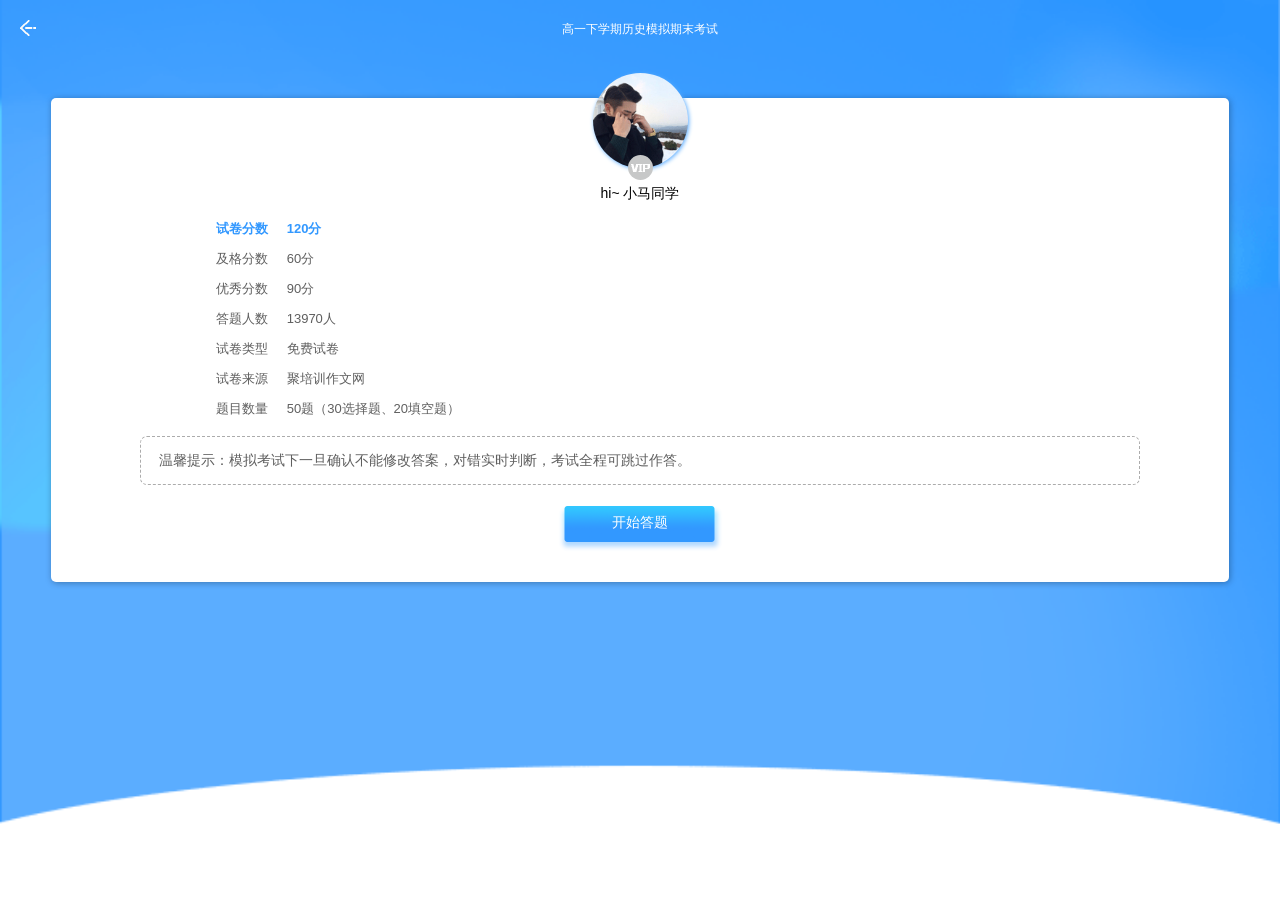
<file: index.html>
<!DOCTYPE html>
<html>
	<head>
		<meta charset="UTF-8" />
		<meta name="viewport" content="width=device-width,initial-scale=1,minimum-scale=1,maximum-scale=1,user-scalable=no" />
		<title>作文培训-目录页</title>
		<link rel="stylesheet" type="text/css" href="css/reset.css"/>
		<link rel="stylesheet" type="text/css" href="css/main.css"/>
	</head>
	<body>
		<div class="container">
			<div class="content">
				<div class="title">
					<span class="goback"></span>
					高一下学期历史模拟期末考试
				</div>
				<div class="main-card">
					<div class="hesd_pic">
						<span class="vip"></span>
					</div>
					<p>hi~ 小马同学</p>
					<ul>
						<li>
							<span>试卷分数</span>
							<span>120分</span>
						</li>
						<li>
							<span>及格分数</span>
							<span>60分</span>
						</li>
						<li>
							<span>优秀分数</span>
							<span>90分</span>
						</li>
						<li>
							<span>答题人数</span>
							<span>13970人</span>
						</li>
						<li>
							<span>试卷类型</span>
							<span>免费试卷</span>
						</li>
						<li>
							<span>试卷来源</span>
							<span>聚培训作文网</span>
						</li>
						<li>
							<span>题目数量</span>
							<span>50题（30选择题、20填空题）</span>
						</li>
					</ul>
					<div class="tip">
						温馨提示：模拟考试下一旦确认不能修改答案，对错实时判断，考试全程可跳过作答。
					</div>
					<div class="submit">
						<span class="real-btn">
							开始答题
						</span>
					</div>
				</div>
			</div>
		</div>
	</body>
</html>
</file>
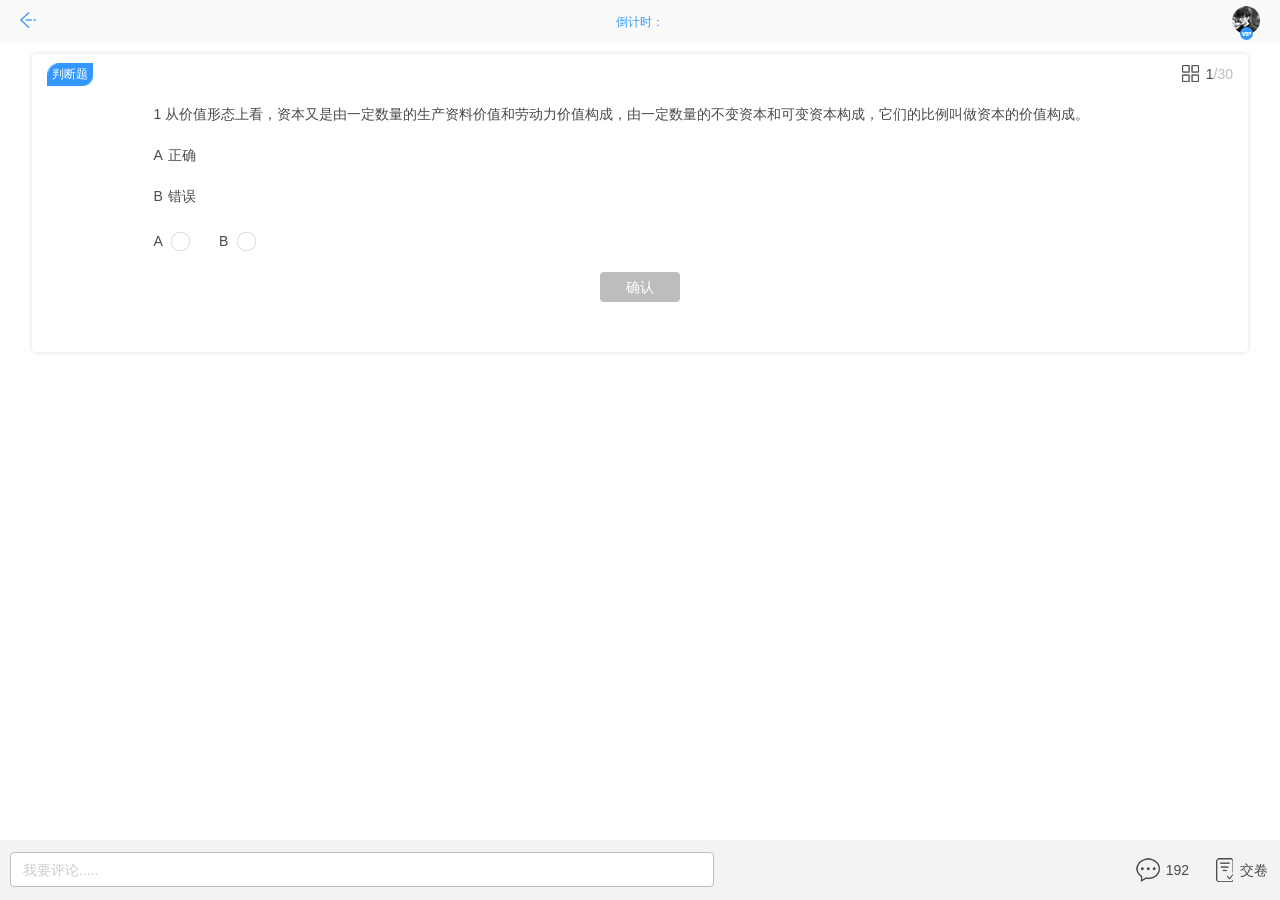
<file: examination.html>
<!DOCTYPE html>
<html>
	<head>
		<meta charset="UTF-8">
		<meta name="viewport" content="width=device-width,initial-scale=1,minimum-scale=1,maximum-scale=1,user-scalable=no" />
		
		<title>试卷页</title>
		<script src="http://libs.baidu.com/jquery/2.0.0/jquery.min.js"></script>
		<script src="js/swiper.min.js" type="text/javascript" charset="utf-8"></script>

		<link rel="stylesheet" type="text/css" href="css/reset.css"/>
		<link rel="stylesheet" type="text/css" href="css/swiper.min.css"/>
		<link rel="stylesheet" type="text/css" href="css/examination.css"/>
	</head>
	<body>
		<div class="container">
			<div class="title">
				<span class="goback"></span>
				<span class="countdown">
					倒计时：<i></i>
				</span>
				<div class="head">
					<span class="vip active"></span>
				</div>
			</div>
			<div class="swiper-container">
			    <div class="swiper-wrapper">
			    	<!--判断or选择题--> 
			    	<!--未答题之前全部渲染unAnswer的classname-->
			        <div class="swiper-slide unAnswer"  data-number = "1">
			        	<div class="main-card">
			        		<!--试题部分-->
			        		<!--单选or判断渲染single的classname-->
			        		<div class="examination single">
			        			<div class="exam-title">
			        				<div class="exam-type">判断题</div>
			        				<div class="exam-progress">
			        					<span></span>
			        					1<i>/30</i>
			        				</div>
			        			</div>
			        			<div class="exam-content">
			        				<p>1 从价值形态上看，资本又是由一定数量的生产资料价值和劳动力价值构成，由一定数量的不变资本和可变资本构成，它们的比例叫做资本的价值构成。</p>
			        				<p><span>A</span>正确</p>
			        				<p><span>B</span>错误</p>
			        				<div class="options-box">
				        				<div class="option">
				        					A <span answer="right"></span>
				        				</div>
				        				<div class="option">
				        					B <span answer="error"></span>
				        				</div>
				        			</div>
			        			</div>
			        			<button class="confirm_btn">确认</button>
			        			
			        		</div>
			        		<!--答案部分-->
							<div class="answer">
								<p class="answer_title">试题详情</p>
								<p class="answer_detail">
									<span>参考答案：A</span>
									<span class="toAsk">我要提问</span>
								</p>
								<p class="resolution">
									<span>试题解析：</span>
									<span class="resolution_vip">开通VIP查看全部解密>></span>
								</p>
								<p class="acc">
									<span class="acc_title">答错率：</span>
									<span class="acc_detail">6.2%</span>
								</p>
							</div>
							<!--评论部分-->
							<div class="comments">
								<p class="comments_title">精彩评论</p>
								<ul>
									<li>
										<div class="head">
											<span class="vip active"></span>
										</div>
										<p class="comments_info">
											<span class="name">小马同学</span>
											<span class="time">04-25  12:30</span>
										</p>
										<p class="comments_content">
											这个答案还是非常出乎意料的，非常棒的解析！
										</p>
									</li>
									<li>
										<div class="head">
											<span class="vip active"></span>
										</div>
										<p class="comments_info">
											<span class="name">小马同学</span>
											<span class="time">04-25  12:30</span>
										</p>
										<p class="comments_content">
											这个答案还是非常出乎意料的，非常棒的解析！
										</p>
									</li>
									<li>
										<div class="head">
											<span class="vip active"></span>
										</div>
										<p class="comments_info">
											<span class="name">小马同学</span>
											<span class="time">04-25  12:30</span>
										</p>
										<p class="comments_content">
											这个答案还是非常出乎意料的，非常棒的解析！
										</p>
									</li>
									<li>
										<div class="head">
											<span class="vip active"></span>
										</div>
										<p class="comments_info">
											<span class="name">小马同学</span>
											<span class="time">04-25  12:30</span>
										</p>
										<p class="comments_content">
											这个答案还是非常出乎意料的，非常棒的解析` 这个答案还是非常出乎意料的，非常棒的解析！ 这个答案还是非常出乎意料的，非常棒的解析！
										</p>
									</li>
									<p class="checkAll">查看全部192条评论</p>
								</ul>
							</div>
			        	</div>
			        	<!--答案解析部分-->
			        	<div class="vip">
							<p class="msk"></p>
							<div class="vip_content">
								<span class="close"></span>
								<div class="detail">
									<p class="title">
										参考答案：A
									</p>
									<div class="detail_content">
										<p>试题解析</p>
										<span>
											青少年时期，是一个比较叛逆的时期，在这个时期，很多孩子可能会出现各种心理问题，只是或轻或重，有的可能症状比较轻，不会被大人发现。作为家长，我们一定要多关注青少年的心理健康故选D
										</span>
										<p>【规律方法】</p>
										<span>
											不要给予过度压力。孩子的心理承受能力是非常有限的，所以，我们家长应该给青少年适当的压力，千万不要过度给他们压力，否则，他们的内心可能会承受不了而崩溃，产生严重后果。
										</span>
									</div>
								</div>
							</div>
						</div>
			        </div>
			        <!--多选题-->
			         <div class="swiper-slide unAnswer" data-number = "2">
			        	<div class="main-card">
			        		<div class="examination muti">
			        			<div class="exam-title">
			        				<div class="exam-type">多选题</div>
			        				<div class="exam-progress">
			        					<span></span>
			        					5<i>/30</i>
			        				</div>
			        			</div>
			        			<div class="exam-content">
			        				<p>1 从价值形态上看，资本又是由一定数量的生产资料价值和劳动力价值构成，由一定数量的不变资本和可变资本构成，它们的比例叫做资本的价值构成。</p>
			        				<p><span>A</span>听音乐分散注意力</p>
			        				<p><span>B</span>听音乐分散注意力</p>
			        				<p><span>C</span>向好朋友诉说烦恼</p>
			        				<p><span>D</span>和朋友通宵打网络游戏</p>
			        				<div class="options-box">
				        				<div class="option">
				        					A <span answer="right"></span>
				        				</div>
				        				<div class="option">
				        					B <span answer="right"></span>
				        				</div>
				        				<div class="option">
				        					C <span answer="error"></span>
				        				</div>
				        				<div class="option">
				        					D <span answer="error"></span>
				        				</div>
				        			</div>
			        			</div>
			        			<button class="confirm_btn">确认</button>
			        		</div>
			        		<div class="answer">
								<p class="answer_title">试题详情</p>
								<p class="answer_detail">
									<span>参考答案：A</span>
									<span class="toAsk">我要提问</span>
								</p>
								<p class="resolution">
									<span>试题解析：</span>
									<span class="resolution_vip">开通VIP查看全部解密>></span>
								</p>
								<p class="acc">
									<span class="acc_title">答错率：</span>
									<span class="acc_detail">6.2%</span>
								</p>
							</div>
							<div class="comments">
								<p class="comments_title">精彩评论</p>
								<ul>
									<li>
										<div class="head">
											<span class="vip active"></span>
										</div>
										<p class="comments_info">
											<span class="name">小马同学</span>
											<span class="time">04-25  12:30</span>
										</p>
										<p class="comments_content">
											这个答案还是非常出乎意料的，非常棒的解析！
										</p>
									</li>
									<li>
										<div class="head">
											<span class="vip active"></span>
										</div>
										<p class="comments_info">
											<span class="name">小马同学</span>
											<span class="time">04-25  12:30</span>
										</p>
										<p class="comments_content">
											这个答案还是非常出乎意料的，非常棒的解析！
										</p>
									</li>
									<li>
										<div class="head">
											<span class="vip active"></span>
										</div>
										<p class="comments_info">
											<span class="name">小马同学</span>
											<span class="time">04-25  12:30</span>
										</p>
										<p class="comments_content">
											这个答案还是非常出乎意料的，非常棒的解析！
										</p>
									</li>
									<li>
										<div class="head">
											<span class="vip active"></span>
										</div>
										<p class="comments_info">
											<span class="name">小马同学</span>
											<span class="time">04-25  12:30</span>
										</p>
										<p class="comments_content">
											这个答案还是非常出乎意料的，非常棒的解析` 这个答案还是非常出乎意料的，非常棒的解析！ 这个答案还是非常出乎意料的，非常棒的解析！
										</p>
									</li>
									<p class="checkAll">查看全部192条评论</p>
								</ul>
							</div>
			        	
			        	</div>
			        	<div class="vip">
							<p class="msk"></p>
							<div class="vip_content">
								<span class="close"></span>
								<div class="detail">
									<p class="title">
										参考答案：A
									</p>
									<div class="detail_content">
										<p>试题解析</p>
										<span>
											青少年时期，是一个比较叛逆的时期，在这个时期，很多孩子可能会出现各种心理问题，只是或轻或重，有的可能症状比较轻，不会被大人发现。作为家长，我们一定要多关注青少年的心理健康故选D
										</span>
										<p>【规律方法】</p>
										<span>
											不要给予过度压力。孩子的心理承受能力是非常有限的，所以，我们家长应该给青少年适当的压力，千万不要过度给他们压力，否则，他们的内心可能会承受不了而崩溃，产生严重后果。
										</span>
									</div>
								</div>
							</div>
						</div>
			        
			        </div>
		        	<!--填空题-->
			         <div class="swiper-slide unAnswer" data-number = "3">
			        	<div class="main-card">
			        		<div class="examination">
			        			<div class="exam-title">
			        				<div class="exam-type">填空题</div>
			        				<div class="exam-progress">
			        					<span></span>
			        					2<i>/30</i>
			        				</div>
			        			</div>
			        			<div class="exam-content">
			        				<p>1 若分式方程x-m=2无解，m的值<span class="fill noAnswer"><input type="" name="" id="" value="" /></span></p>
			        				<p>1 若分式方程x-m=2无解，m的值<span class="fill noAnswer"><input type="" name="" id="" value="" /></span></p>
			        				<p>1 若分式方程x-m=2无解，m的值<span class="fill noAnswer"><input type="" name="" id="" value="" /></span></p>
			        				<p>1 若分式方程x-m=2无解，m的值<span class="fill noAnswer"><input type="" name="" id="" value="" /></span></p>
			        			</div>
			        			<button class="confirm_btn">确认</button>
			        		</div>
			        		<div class="answer">
								<p class="answer_title">试题详情</p>
								<p class="answer_detail">
									<span>参考答案：A</span>
									<span class="toAsk">我要提问</span>
								</p>
								<p class="resolution">
									<span>试题解析：</span>
									<span class="resolution_vip">开通VIP查看全部解密>></span>
								</p>
								<p class="acc">
									<span class="acc_title">答错率：</span>
									<span class="acc_detail">6.2%</span>
								</p>
							</div>
							<div class="comments">
								<p class="comments_title">精彩评论</p>
								<ul>
									<li>
										<div class="head">
											<span class="vip active"></span>
										</div>
										<p class="comments_info">
											<span class="name">小马同学</span>
											<span class="time">04-25  12:30</span>
										</p>
										<p class="comments_content">
											这个答案还是非常出乎意料的，非常棒的解析！
										</p>
									</li>
									<li>
										<div class="head">
											<span class="vip active"></span>
										</div>
										<p class="comments_info">
											<span class="name">小马同学</span>
											<span class="time">04-25  12:30</span>
										</p>
										<p class="comments_content">
											这个答案还是非常出乎意料的，非常棒的解析！
										</p>
									</li>
									<li>
										<div class="head">
											<span class="vip active"></span>
										</div>
										<p class="comments_info">
											<span class="name">小马同学</span>
											<span class="time">04-25  12:30</span>
										</p>
										<p class="comments_content">
											这个答案还是非常出乎意料的，非常棒的解析！
										</p>
									</li>
									<li>
										<div class="head">
											<span class="vip active"></span>
										</div>
										<p class="comments_info">
											<span class="name">小马同学</span>
											<span class="time">04-25  12:30</span>
										</p>
										<p class="comments_content">
											这个答案还是非常出乎意料的，非常棒的解析` 这个答案还是非常出乎意料的，非常棒的解析！ 这个答案还是非常出乎意料的，非常棒的解析！
										</p>
									</li>
									<p class="checkAll">查看全部192条评论</p>
								</ul>
							</div>
			        	</div>
			        	<div class="vip">
							<p class="msk"></p>
							<div class="vip_content">
								<span class="close"></span>
								<div class="detail">
									<p class="title">
										参考答案：A
									</p>
									<div class="detail_content">
										<p>试题解析</p>
										<span>
											青少年时期，是一个比较叛逆的时期，在这个时期，很多孩子可能会出现各种心理问题，只是或轻或重，有的可能症状比较轻，不会被大人发现。作为家长，我们一定要多关注青少年的心理健康故选D
										</span>
										<p>【规律方法】</p>
										<span>
											不要给予过度压力。孩子的心理承受能力是非常有限的，所以，我们家长应该给青少年适当的压力，千万不要过度给他们压力，否则，他们的内心可能会承受不了而崩溃，产生严重后果。
										</span>
									</div>
								</div>
							</div>
						</div>
			         </div>
			         <div class="swiper-slide unAnswer" data-number = "4">
			        	<div class="main-card">
			        		<div class="examination">
			        			<div class="exam-title">
			        				<div class="exam-type">判断题</div>
			        				<div class="exam-progress">
			        					<span></span>
			        					3<i>/30</i>
			        				</div>
			        			</div>
			        			<div class="exam-content">
			        				<p>1 从价值形态上看，资本又是由一定数量的生产资料价值和劳动力价值构成，由一定数量的不变资本和可变资本构成，它们的比例叫做资本的价值构成。</p>
			        				<p><span>A</span>正确</p>
			        				<p><span>B</span>错误</p>
			        				<div class="options-box">
				        				<div class="option">
				        					A <span></span>
				        				</div>
				        				<div class="option">
				        					B <span></span>
				        				</div>
				        			</div>
			        			</div>
			        			<button class="confirm_btn">确认</button>
			        			
			        		</div>
			        		<div class="answer">
								<p class="answer_title">试题详情</p>
								<p class="answer_detail">
									<span>参考答案：A</span>
									<span class="toAsk">我要提问</span>
								</p>
								<p class="resolution">
									<span>试题解析：</span>
									<span class="resolution_vip">开通VIP查看全部解密>></span>
								</p>
								<p class="acc">
									<span class="acc_title">答错率：</span>
									<span class="acc_detail">6.2%</span>
								</p>
							</div>
							<div class="comments">
								<p class="comments_title">精彩评论</p>
								<ul>
									<li>
										<div class="head">
											<span class="vip active"></span>
										</div>
										<p class="comments_info">
											<span class="name">小马同学</span>
											<span class="time">04-25  12:30</span>
										</p>
										<p class="comments_content">
											这个答案还是非常出乎意料的，非常棒的解析！
										</p>
									</li>
									<li>
										<div class="head">
											<span class="vip active"></span>
										</div>
										<p class="comments_info">
											<span class="name">小马同学</span>
											<span class="time">04-25  12:30</span>
										</p>
										<p class="comments_content">
											这个答案还是非常出乎意料的，非常棒的解析！
										</p>
									</li>
									<li>
										<div class="head">
											<span class="vip active"></span>
										</div>
										<p class="comments_info">
											<span class="name">小马同学</span>
											<span class="time">04-25  12:30</span>
										</p>
										<p class="comments_content">
											这个答案还是非常出乎意料的，非常棒的解析！
										</p>
									</li>
									<li>
										<div class="head">
											<span class="vip active"></span>
										</div>
										<p class="comments_info">
											<span class="name">小马同学</span>
											<span class="time">04-25  12:30</span>
										</p>
										<p class="comments_content">
											这个答案还是非常出乎意料的，非常棒的解析` 这个答案还是非常出乎意料的，非常棒的解析！ 这个答案还是非常出乎意料的，非常棒的解析！
										</p>
									</li>
									<p class="checkAll">查看全部192条评论</p>
								</ul>
							</div>
			        	
			        	</div>
			        	<div class="vip">
							<p class="msk"></p>
							<div class="vip_content">
								<span class="close"></span>
								<div class="detail">
									<p class="title">
										参考答案：A
									</p>
									<div class="detail_content">
										<p>试题解析</p>
										<span>
											青少年时期，是一个比较叛逆的时期，在这个时期，很多孩子可能会出现各种心理问题，只是或轻或重，有的可能症状比较轻，不会被大人发现。作为家长，我们一定要多关注青少年的心理健康故选D
										</span>
										<p>【规律方法】</p>
										<span>
											不要给予过度压力。孩子的心理承受能力是非常有限的，所以，我们家长应该给青少年适当的压力，千万不要过度给他们压力，否则，他们的内心可能会承受不了而崩溃，产生严重后果。
										</span>
									</div>
								</div>
							</div>
						</div>
			         </div>
			         <div class="swiper-slide unAnswer" data-number = "5">
			        	<div class="main-card">
			        		<div class="examination">
			        			<div class="exam-title">
			        				<div class="exam-type">作文题</div>
			        				
			        				<div class="exam-progress">
			        					<span></span>
			        					4<i>/30</i>
			        				</div>
			        			</div>
			        			<div class="exam-content read">
			        				<p>根据下文描述，题目自拟。</p>
			        				<p class="read_part">林海在大城市工作，去年春节终于抽出空回到老家跟爸妈欢聚一堂。一眨眼的工夫假期结束了，要返程的时候，林海心里不免难过起来，工作太忙了，路途太遥远了，或许下一次团聚又得是春节时。</p>
			        				<p>时候不早了，林海用力拥抱了一下妈，又向苍老的爸挥挥手，掉头大踏步就走了，再耽搁下去，他的眼泪会流出来。</p>
			        				<div class="write_detail">
				        				<p>写作详情</p>
				        				<input type="text" placeholder="作文题目"/>
				        				<textarea name="" rows="" cols="" placeholder="作文内容"></textarea>
				        			</div>
			        			</div>
			        			
			        			<button class="confirm_btn write">提交</button>
			        			
			        		</div>
			        	<div class="answer">
								<p class="answer_title">试题详情</p>
								<p class="answer_detail">
									<span>参考答案：A</span>
									<span class="toAsk">我要提问</span>
								</p>
								<p class="resolution">
									<span>试题解析：</span>
									<span class="resolution_vip">开通VIP查看全部解密>></span>
								</p>
								<p class="acc">
									<span class="acc_title">答错率：</span>
									<span class="acc_detail">6.2%</span>
								</p>
							</div>
							<div class="comments">
								<p class="comments_title">精彩评论</p>
								<ul>
									<li>
										<div class="head">
											<span class="vip active"></span>
										</div>
										<p class="comments_info">
											<span class="name">小马同学</span>
											<span class="time">04-25  12:30</span>
										</p>
										<p class="comments_content">
											这个答案还是非常出乎意料的，非常棒的解析！
										</p>
									</li>
									<li>
										<div class="head">
											<span class="vip active"></span>
										</div>
										<p class="comments_info">
											<span class="name">小马同学</span>
											<span class="time">04-25  12:30</span>
										</p>
										<p class="comments_content">
											这个答案还是非常出乎意料的，非常棒的解析！
										</p>
									</li>
									<li>
										<div class="head">
											<span class="vip active"></span>
										</div>
										<p class="comments_info">
											<span class="name">小马同学</span>
											<span class="time">04-25  12:30</span>
										</p>
										<p class="comments_content">
											这个答案还是非常出乎意料的，非常棒的解析！
										</p>
									</li>
									<li>
										<div class="head">
											<span class="vip active"></span>
										</div>
										<p class="comments_info">
											<span class="name">小马同学</span>
											<span class="time">04-25  12:30</span>
										</p>
										<p class="comments_content">
											这个答案还是非常出乎意料的，非常棒的解析` 这个答案还是非常出乎意料的，非常棒的解析！ 这个答案还是非常出乎意料的，非常棒的解析！
										</p>
									</li>
									<p class="checkAll">查看全部192条评论</p>
								</ul>
							</div>
			        	
			        	</div>
			        	<div class="vip">
							<p class="msk"></p>
							<div class="vip_content">
								<span class="close"></span>
								<div class="detail">
									<p class="title">
										参考答案：A
									</p>
									<div class="detail_content">
										<p>试题解析</p>
										<span>
											青少年时期，是一个比较叛逆的时期，在这个时期，很多孩子可能会出现各种心理问题，只是或轻或重，有的可能症状比较轻，不会被大人发现。作为家长，我们一定要多关注青少年的心理健康故选D
										</span>
										<p>【规律方法】</p>
										<span>
											不要给予过度压力。孩子的心理承受能力是非常有限的，所以，我们家长应该给青少年适当的压力，千万不要过度给他们压力，否则，他们的内心可能会承受不了而崩溃，产生严重后果。
										</span>
									</div>
								</div>
							</div>
						</div>
			        
			         </div>
			        <div class="swiper-slide unAnswer" data-number = "6">
			        	<div class="main-card">
			        		<div class="examination single">
			        			<div class="exam-title">
			        				<div class="exam-type">单选题</div>
			        				<div class="exam-progress">
			        					<span></span>
			        					5<i>/30</i>
			        				</div>
			        			</div>
			        			<div class="exam-content">
			        				<p>1 从价值形态上看，资本又是由一定数量的生产资料价值和劳动力价值构成，由一定数量的不变资本和可变资本构成，它们的比例叫做资本的价值构成。</p>
			        				<p><span>A</span>听音乐分散注意力</p>
			        				<p><span>B</span>听音乐分散注意力</p>
			        				<p><span>C</span>向好朋友诉说烦恼</p>
			        				<p><span>D</span>和朋友通宵打网络游戏</p>
			        				<div class="options-box">
				        				<div class="option">
				        					A <span></span>
				        				</div>
				        				<div class="option">
				        					B <span></span>
				        				</div>
				        				<div class="option">
				        					C <span></span>
				        				</div>
				        				<div class="option">
				        					D <span></span>
				        				</div>
				        			</div>
			        			</div>
			        			<button class="confirm_btn">确认</button>
			        		</div>
			        		<div class="answer">
								<p class="answer_title">试题详情</p>
								<p class="answer_detail">
									<span>参考答案：A</span>
									<span class="toAsk">我要提问</span>
								</p>
								<p class="resolution">
									<span>试题解析：</span>
									<span class="resolution_vip">开通VIP查看全部解密>></span>
								</p>
								<p class="acc">
									<span class="acc_title">答错率：</span>
									<span class="acc_detail">6.2%</span>
								</p>
							</div>
							<div class="comments">
								<p class="comments_title">精彩评论</p>
								<ul>
									<li>
										<div class="head">
											<span class="vip active"></span>
										</div>
										<p class="comments_info">
											<span class="name">小马同学</span>
											<span class="time">04-25  12:30</span>
										</p>
										<p class="comments_content">
											这个答案还是非常出乎意料的，非常棒的解析！
										</p>
									</li>
									<li>
										<div class="head">
											<span class="vip active"></span>
										</div>
										<p class="comments_info">
											<span class="name">小马同学</span>
											<span class="time">04-25  12:30</span>
										</p>
										<p class="comments_content">
											这个答案还是非常出乎意料的，非常棒的解析！
										</p>
									</li>
									<li>
										<div class="head">
											<span class="vip active"></span>
										</div>
										<p class="comments_info">
											<span class="name">小马同学</span>
											<span class="time">04-25  12:30</span>
										</p>
										<p class="comments_content">
											这个答案还是非常出乎意料的，非常棒的解析！
										</p>
									</li>
									<li>
										<div class="head">
											<span class="vip active"></span>
										</div>
										<p class="comments_info">
											<span class="name">小马同学</span>
											<span class="time">04-25  12:30</span>
										</p>
										<p class="comments_content">
											这个答案还是非常出乎意料的，非常棒的解析` 这个答案还是非常出乎意料的，非常棒的解析！ 这个答案还是非常出乎意料的，非常棒的解析！
										</p>
									</li>
									<p class="checkAll">查看全部192条评论</p>
								</ul>
							</div>
			        	
			        	</div>
			        	<div class="vip">
							<p class="msk"></p>
							<div class="vip_content">
								<span class="close"></span>
								<div class="detail">
									<p class="title">
										参考答案：A
									</p>
									<div class="detail_content">
										<p>试题解析</p>
										<span>
											青少年时期，是一个比较叛逆的时期，在这个时期，很多孩子可能会出现各种心理问题，只是或轻或重，有的可能症状比较轻，不会被大人发现。作为家长，我们一定要多关注青少年的心理健康故选D
										</span>
										<p>【规律方法】</p>
										<span>
											不要给予过度压力。孩子的心理承受能力是非常有限的，所以，我们家长应该给青少年适当的压力，千万不要过度给他们压力，否则，他们的内心可能会承受不了而崩溃，产生严重后果。
										</span>
									</div>
								</div>
							</div>
						</div>
			        
			        </div>
		         	
		         <div class="swiper-slide unAnswer" data-number = "7">
			        	<div class="main-card">
			        		<div class="examination">
			        			<div class="exam-title">
			        				<div class="exam-type">阅读题</div>
			        				<div class="exam-progress">
			        					<span></span>
			        					6<i>/30</i>
			        				</div>
			        			</div>
			        			<div class="exam-content read">
			        				<p>1 阅读下列短文，完成练习</p>
			        				<p class="read_part">林海在大城市工作，去年春节终于抽出空回到老家跟爸妈欢聚一堂。一眨眼的工夫假期结束了，要返程的时候，林海心里不免难过起来，工作太忙了，路途太遥远了，或许下一次团聚又得是春节时。</p>
			        				<p>时候不早了，林海用力拥抱了一下妈，又向苍老的爸挥挥手，掉头大踏步就走了，再耽搁下去，他的眼泪会流出来。</p>
			        				<p class="read_question">1.短文共有<span class='fill noAnswer'><input type="text" /></span>个自然段</p>
			        				<p class="read_question">2.露珠为什么不见了是因为？</p>
			        				<p class="option"><span>A</span>听音乐分散注意力</p>
			        				<p class="option"><span>B</span>找个适当的理由安慰自己</p>
			        				<p class="option"><span>C</span>向好朋友诉说烦恼</p>
			        				<p class="option"<span>D</span>和朋友通宵打网络游戏</p>
				        			<div class="options-box">
				        				<div class="option">
				        					A <span></span>
				        				</div>
				        				<div class="option">
				        					B <span></span>
				        				</div>
				        				<div class="option">
				        					C <span></span>
				        				</div>
				        				<div class="option">
				        					D <span></span>
				        				</div>
				        			</div>
			        				<p class="read_question">3.鸟儿说露珠像<span class="fill noAnswer"><input type="" name="" id="" value="" /></span>，我觉得露珠还像<span class="fill noAnswer"><input type="" name="" id="" value="" /></span>。</p>
			        			</div>
			        			<button class="confirm_btn">确认</button>
			        		</div>
			        		<div class="answer">
								<p class="answer_title">试题详情</p>
								<p class="answer_detail">
									<span>参考答案：A</span>
									<span class="toAsk">我要提问</span>
								</p>
								<p class="resolution">
									<span>试题解析：</span>
									<span class="resolution_vip">开通VIP查看全部解密>></span>
								</p>
								<p class="acc">
									<span class="acc_title">答错率：</span>
									<span class="acc_detail">6.2%</span>
								</p>
							</div>
							<div class="comments">
								<p class="comments_title">精彩评论</p>
								<ul>
									<li>
										<div class="head">
											<span class="vip active"></span>
										</div>
										<p class="comments_info">
											<span class="name">小马同学</span>
											<span class="time">04-25  12:30</span>
										</p>
										<p class="comments_content">
											这个答案还是非常出乎意料的，非常棒的解析！
										</p>
									</li>
									<li>
										<div class="head">
											<span class="vip active"></span>
										</div>
										<p class="comments_info">
											<span class="name">小马同学</span>
											<span class="time">04-25  12:30</span>
										</p>
										<p class="comments_content">
											这个答案还是非常出乎意料的，非常棒的解析！
										</p>
									</li>
									<li>
										<div class="head">
											<span class="vip active"></span>
										</div>
										<p class="comments_info">
											<span class="name">小马同学</span>
											<span class="time">04-25  12:30</span>
										</p>
										<p class="comments_content">
											这个答案还是非常出乎意料的，非常棒的解析！
										</p>
									</li>
									<li>
										<div class="head">
											<span class="vip active"></span>
										</div>
										<p class="comments_info">
											<span class="name">小马同学</span>
											<span class="time">04-25  12:30</span>
										</p>
										<p class="comments_content">
											这个答案还是非常出乎意料的，非常棒的解析` 这个答案还是非常出乎意料的，非常棒的解析！ 这个答案还是非常出乎意料的，非常棒的解析！
										</p>
									</li>
									<p class="checkAll">查看全部192条评论</p>
								</ul>
							</div>
			        	
			        	</div>
			     		<div class="vip">
							<p class="msk"></p>
							<div class="vip_content">
								<span class="close"></span>
								<div class="detail">
									<p class="title">
										参考答案：A
									</p>
									<div class="detail_content">
										<p>试题解析</p>
										<span>
											青少年时期，是一个比较叛逆的时期，在这个时期，很多孩子可能会出现各种心理问题，只是或轻或重，有的可能症状比较轻，不会被大人发现。作为家长，我们一定要多关注青少年的心理健康故选D
										</span>
										<p>【规律方法】</p>
										<span>
											不要给予过度压力。孩子的心理承受能力是非常有限的，所以，我们家长应该给青少年适当的压力，千万不要过度给他们压力，否则，他们的内心可能会承受不了而崩溃，产生严重后果。
										</span>
									</div>
								</div>
							</div>
						</div>
			           
		         </div>
			    </div>

			<div class="footer">
				<input type="text" placeholder="我要评论....." />
				<span class="ahead">交卷</span>
				<span class="comment">192</span>
			</div>
		</div>
		<div class="nav">
			<p class="msk"></p>
			<div class="nav-content">
				<p class="nav-title">试卷导航</p>
				<div class="exam-type">
					<p class="exam-type-title">
						一、单项选择题
						<span>每题3分 共90分</span>
					</p>
					<ul class="title-number">
						<li class="noAnswer" data-number = "1">1</li>
						<li class="noAnswer " data-number = "2">2</li>
						<li class="noAnswer" data-number = "3">3</li>
						<li class="noAnswer" data-number = "4">4</li>
						<li class="noAnswer" data-number = "5">5</li>
						<li class="noAnswer " data-number = "6">6</li>
						<li class="noAnswer" data-number = "7">7</li>
						<li class="noAnswer" data-number = "8">8</li>
					
					</ul>
				</div>
				
			</div>
		</div>
		<div class="submit_examination">
			<p class="msk"></p>
			<div class="submit_examination_content">
				<p class="exam_count">
					<span class="unAnswer_count">
						<span>100</span>
						<br/>未答题数
					</span>
					<span class="wrong_count">
						<span>5</span>
						<br/>错题
					</span>
					<span class="score_count"> 
						<span>30</span>
						<br/>考试得分
					</span>
				</p>
				<p class="btns">
					<button class="cancel">继续答题</button>
					<button class="confirm">我要交卷</button>
				</p>
			</div>
		</div>
		<div class="toAskWindow">
				<p class="msk"></p>
				<div class="toAskWindow_content">
					<p class="toAskWindow_title">填写问题详情</p>
					<div class="classes">
						<div class="classes_title">年级</div>
						<div class="choice classes_checkbox">
							<span class="options">请选择</span>
							<ul>
								<img src="css/img/check_arrow.png"/>
								<li>一年级</li>
								<li>二年级</li>
								<li>三年级</li>
								<li>四年级</li>
							</ul>
						</div>
						<div class="subject">科目</div>
						<div class="choice subject_checkbox">
							<span class="options">请选择</span>
							<ul>
								<img src="css/img/check_arrow.png"/>

								<li>一年级</li>
								<li>二年级</li>
								<li>三年级</li>
								<li>四年级</li>
							</ul>
						</div>
					</div>
					<input class="question_title" type="text" value="" placeholder="请输入问题标题" />
					<div class="toAskWindow_detail">
						<textarea name="" placeholder="请输入具体疑问"></textarea>
						<div class="functions">
							<div class="pic">
								添加图片
							</div>
							<div class="special">
								添加特殊符号
							</div>
						</div>
					</div>
					<button>提交</button>
				</div>
			</div>
	</body>
	<script src="js/examination.js" type="text/javascript" charset="utf-8"></script>
	<script type="text/javascript">
		//开始倒计时
		startCountDone(60);
	</script>
</html>
</file>
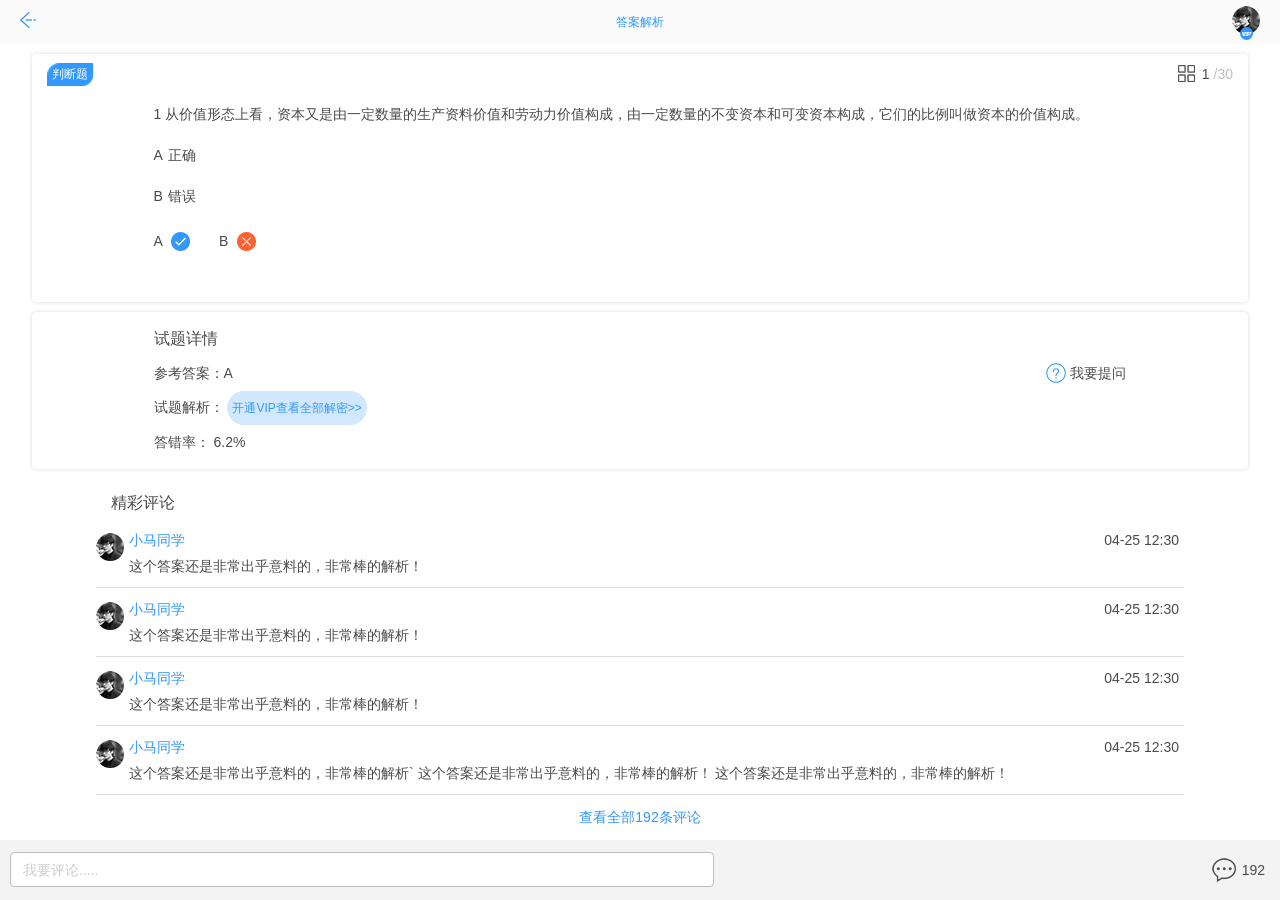
<file: examination_resolve.html>
<!DOCTYPE html>
<html>

	<head>
		<meta charset="UTF-8">
		<meta name="viewport" content="width=device-width,initial-scale=1,minimum-scale=1,maximum-scale=1,user-scalable=no" />

		<title>试卷页</title>
		<script src="http://libs.baidu.com/jquery/2.0.0/jquery.min.js"></script>
		<script src="js/swiper.min.js" type="text/javascript" charset="utf-8"></script>

		<link rel="stylesheet" type="text/css" href="css/reset.css" />
		<link rel="stylesheet" type="text/css" href="css/swiper.min.css" />
		<link rel="stylesheet" type="text/css" href="css/examination.css" />
	</head>

	<body>
		<div class="container">
			<div class="title">
				<span class="goback"></span>
				<span class="countdown">
					答案解析
				</span>
				<div class="head">
					<span class="vip active"></span>
				</div>
			</div>
			<div class="swiper-container">
				<!--swiper-no-swiping-->
				<div class="swiper-wrapper">
					<div class="swiper-slide" data-number="1">
						<div class="main-card">
							<div class="examination">
								<div class="exam-title">
									<div class="exam-type">判断题</div>
									<div class="exam-progress">
										<span></span> 1
										<i>/30</i>
									</div>
								</div>
								<div class="exam-content">
									<p>1 从价值形态上看，资本又是由一定数量的生产资料价值和劳动力价值构成，由一定数量的不变资本和可变资本构成，它们的比例叫做资本的价值构成。</p>
									<p><span>A</span>正确</p>
									<p><span>B</span>错误</p>
									<div class="options-box">
										<div class="option selected">
											A <span></span>
										</div>
										<div class="option error">
											B <span></span>
										</div>
									</div>
								</div>
							</div>
							<div class="answer">
								<p class="answer_title">试题详情</p>
								<p class="answer_detail">
									<span>参考答案：A</span>
									<span class="toAsk">我要提问</span>
								</p>
								<p class="resolution">
									<span>试题解析：</span>
									<span class="resolution_vip">开通VIP查看全部解密>></span>
								</p>
								<p class="acc">
									<span class="acc_title">答错率：</span>
									<span class="acc_detail">6.2%</span>
								</p>
							</div>
							<div class="comments">
								<p class="comments_title">精彩评论</p>
								<ul>
									<li>
										<div class="head">
											<span class="vip active"></span>
										</div>
										<p class="comments_info">
											<span class="name">小马同学</span>
											<span class="time">04-25  12:30</span>
										</p>
										<p class="comments_content">
											这个答案还是非常出乎意料的，非常棒的解析！
										</p>
									</li>
									<li>
										<div class="head">
											<span class="vip active"></span>
										</div>
										<p class="comments_info">
											<span class="name">小马同学</span>
											<span class="time">04-25  12:30</span>
										</p>
										<p class="comments_content">
											这个答案还是非常出乎意料的，非常棒的解析！
										</p>
									</li>
									<li>
										<div class="head">
											<span class="vip active"></span>
										</div>
										<p class="comments_info">
											<span class="name">小马同学</span>
											<span class="time">04-25  12:30</span>
										</p>
										<p class="comments_content">
											这个答案还是非常出乎意料的，非常棒的解析！
										</p>
									</li>
									<li>
										<div class="head">
											<span class="vip active"></span>
										</div>
										<p class="comments_info">
											<span class="name">小马同学</span>
											<span class="time">04-25  12:30</span>
										</p>
										<p class="comments_content">
											这个答案还是非常出乎意料的，非常棒的解析` 这个答案还是非常出乎意料的，非常棒的解析！ 这个答案还是非常出乎意料的，非常棒的解析！
										</p>
									</li>
									<p class="checkAll">查看全部192条评论</p>
								</ul>
							</div>

						</div>
						<div class="vip">
							<p class="msk"></p>
							<div class="vip_content">
								<span class="close"></span>
								<div class="detail">
									<p class="title">
										参考答案：A
									</p>
									<div class="detail_content">
										<p>试题解析</p>
										<span>
											青少年时期，是一个比较叛逆的时期，在这个时期，很多孩子可能会出现各种心理问题，只是或轻或重，有的可能症状比较轻，不会被大人发现。作为家长，我们一定要多关注青少年的心理健康故选D
										</span>
										<p>【规律方法】</p>
										<span>
											不要给予过度压力。孩子的心理承受能力是非常有限的，所以，我们家长应该给青少年适当的压力，千万不要过度给他们压力，否则，他们的内心可能会承受不了而崩溃，产生严重后果。
										</span>
									</div>
								</div>
							</div>
						</div>
					</div>
					<div class="swiper-slide" data-number="2">
						<div class="main-card">
							<div class="examination">
								<div class="exam-title">
									<div class="exam-type">选择题</div>
									<div class="exam-progress">
										<span></span> 1
										<i>/30</i>
									</div>
								</div>
								<div class="exam-content">
									<p>1 从价值形态上看，资本又是由一定数量的生产资料价值和劳动力价值构成，由一定数量的不变资本和可变资本构成，它们的比例叫做资本的价值构成。</p>
									<p><span>A</span>听音乐分散注意力</p>
			        				<p><span>B</span>听音乐分散注意力</p>
			        				<p><span>C</span>向好朋友诉说烦恼</p>
			        				<p><span>D</span>和朋友通宵打网络游戏</p>
			        				<div class="options-box">
				        				<div class="option error">
				        					A <span></span>
				        				</div>
				        				<div class="option">
				        					B <span></span>
				        				</div>
				        				<div class="option">
				        					C <span></span>
				        				</div>
				        				<div class="option selected">
				        					D <span></span>
				        				</div>
				        			</div>
								</div>
							</div>
							<div class="answer">
								<p class="answer_title">试题详情</p>
								<p class="answer_detail">
									<span>参考答案：A</span>
									<span class="toAsk">我要提问</span>
								</p>
								<p class="resolution">
									<span>试题解析：</span>
									<span class="resolution_vip">开通VIP查看全部解密>></span>
								</p>
								<p class="acc">
									<span class="acc_title">答错率：</span>
									<span class="acc_detail">6.2%</span>
								</p>
							</div>
							<div class="comments">
								<p class="comments_title">精彩评论</p>
								<ul>
									<li>
										<div class="head">
											<span class="vip active"></span>
										</div>
										<p class="comments_info">
											<span class="name">小马同学</span>
											<span class="time">04-25  12:30</span>
										</p>
										<p class="comments_content">
											这个答案还是非常出乎意料的，非常棒的解析！
										</p>
									</li>
									<li>
										<div class="head">
											<span class="vip active"></span>
										</div>
										<p class="comments_info">
											<span class="name">小马同学</span>
											<span class="time">04-25  12:30</span>
										</p>
										<p class="comments_content">
											这个答案还是非常出乎意料的，非常棒的解析！
										</p>
									</li>
									<li>
										<div class="head">
											<span class="vip active"></span>
										</div>
										<p class="comments_info">
											<span class="name">小马同学</span>
											<span class="time">04-25  12:30</span>
										</p>
										<p class="comments_content">
											这个答案还是非常出乎意料的，非常棒的解析！
										</p>
									</li>
									<li>
										<div class="head">
											<span class="vip active"></span>
										</div>
										<p class="comments_info">
											<span class="name">小马同学</span>
											<span class="time">04-25  12:30</span>
										</p>
										<p class="comments_content">
											这个答案还是非常出乎意料的，非常棒的解析` 这个答案还是非常出乎意料的，非常棒的解析！ 这个答案还是非常出乎意料的，非常棒的解析！
										</p>
									</li>
									<p class="checkAll">查看全部192条评论</p>
								</ul>
							</div>

						</div>
						<div class="vip">
							<p class="msk"></p>
							<div class="vip_content">
								<span class="close"></span>
								<div class="detail">
									<p class="title">
										参考答案：A
									</p>
									<div class="detail_content">
										<p>试题解析</p>
										<span>
											青少年时期，是一个比较叛逆的时期，在这个时期，很多孩子可能会出现各种心理问题，只是或轻或重，有的可能症状比较轻，不会被大人发现。作为家长，我们一定要多关注青少年的心理健康故选D
										</span>
										<p>【规律方法】</p>
										<span>
											不要给予过度压力。孩子的心理承受能力是非常有限的，所以，我们家长应该给青少年适当的压力，千万不要过度给他们压力，否则，他们的内心可能会承受不了而崩溃，产生严重后果。
										</span>
									</div>
								</div>
							</div>
						</div>
					</div>
					 <div class="swiper-slide" data-number = "3">
			        	<div class="main-card">
			        		<div class="examination">
			        			<div class="exam-title">
			        				<div class="exam-type">填空题</div>
			        				<div class="exam-progress">
			        					<span></span>
			        					2<i>/30</i>
			        				</div>
			        			</div>
			        			<div class="exam-content">
			        				<p>1 若分式方程x-m=2无解，m的值<span class="fill noAnswer"><input type="" name="" id="" value="" /></span></p>
			        				<p>1 若分式方程x-m=2无解，m的值<span class="fill noAnswer"><input type="" name="" id="" value="" /></span></p>
			        				<p>1 若分式方程x-m=2无解，m的值<span class="fill noAnswer"><input type="" name="" id="" value="" /></span></p>
			        				<p>1 若分式方程x-m=2无解，m的值<span class="fill noAnswer"><input type="" name="" id="" value="" /></span></p>
			        			</div>
			        		</div>
			        		<div class="answer">
								<p class="answer_title">第一题</p>
								<p class="answer_detail">
									<p>参考答案：</span>
									<span class="resolution_vip">开通VIP查看答案>></span>
									<span class="toAsk">我要提问</span>
								</p>
								<p class="acc">
									<span class="acc_title">答错率：</span>
									<span class="acc_detail">6.2%</span>
								</p>
							</div>
							<div class="answer">
								<p class="answer_title">第二题</p>
								<p class="answer_detail">
									<p>参考答案：</span>
									<span class="resolution_vip">开通VIP查看答案>></span>
									<span class="toAsk">我要提问</span>
								</p>
								<p class="acc">
									<span class="acc_title">答错率：</span>
									<span class="acc_detail">6.2%</span>
								</p>
							</div>
							<div class="answer">
								<p class="answer_title">第三题</p>
								<p class="answer_detail">
									<p>参考答案：</span>
									<span class="resolution_vip">开通VIP查看答案>></span>
									<span class="toAsk">我要提问</span>
								</p>
								<p class="acc">
									<span class="acc_title">答错率：</span>
									<span class="acc_detail">6.2%</span>
								</p>
							</div>
							<div class="answer">
								<p class="answer_title">第四题</p>
								<p class="answer_detail">
									<p>参考答案：</span>
									<span class="resolution_vip">开通VIP查看答案>></span>
									<span class="toAsk">我要提问</span>
								</p>
								<p class="acc">
									<span class="acc_title">答错率：</span>
									<span class="acc_detail">6.2%</span>
								</p>
							</div>
			        </div>
						<div class="vip">
							<p class="msk"></p>
							<div class="vip_content">
								<span class="close"></span>
								<div class="detail">
									<p class="title">
										参考答案：A
									</p>
									<div class="detail_content">
										<p>试题解析</p>
										<span>
											青少年时期，是一个比较叛逆的时期，在这个时期，很多孩子可能会出现各种心理问题，只是或轻或重，有的可能症状比较轻，不会被大人发现。作为家长，我们一定要多关注青少年的心理健康故选D
										</span>
										<p>【规律方法】</p>
										<span>
											不要给予过度压力。孩子的心理承受能力是非常有限的，所以，我们家长应该给青少年适当的压力，千万不要过度给他们压力，否则，他们的内心可能会承受不了而崩溃，产生严重后果。
										</span>
									</div>
								</div>
							</div>
						</div>
					</div>
					<div class="swiper-slide" data-number="4">
						<div class="main-card">
			        		<div class="examination">
			        			<div class="exam-title">
			        				<div class="exam-type">作文题</div>
			        				
			        				<div class="exam-progress">
			        					<span></span>
			        					4<i>/30</i>
			        				</div>
			        			</div>
			        			<div class="exam-content read">
			        				<p>根据下文描述，题目自拟。</p>
			        				<p class="read_part">林海在大城市工作，去年春节终于抽出空回到老家跟爸妈欢聚一堂。一眨眼的工夫假期结束了，要返程的时候，林海心里不免难过起来，工作太忙了，路途太遥远了，或许下一次团聚又得是春节时。</p>
			        				<p>时候不早了，林海用力拥抱了一下妈，又向苍老的爸挥挥手，掉头大踏步就走了，再耽搁下去，他的眼泪会流出来。</p>
			        				<div class="write_detail">
				        				<p>写作详情</p>
				        				<input type="text" placeholder="作文题目"/>
				        				<textarea name="" rows="" cols="" placeholder="作文内容"></textarea>
				        			</div>
			        			</div>
			        		</div>
							<div class="answer">
								<p class="answer_detail">
									<p>参考范文：</span>
									<span class="resolution_vip">开通VIP查看答案>></span>
								</p>
							</div>
							<div class="comments no-comment">
								<p>目前还没有评论，快来抢沙发<span></span></p>	
							</div>
						</div>
					</div>
					<div class="swiper-slide" data-number="5">
						<div class="main-card">
							<div class="examination">
								<div class="exam-title">
									<div class="exam-type">阅读题</div>
									<div class="exam-progress">
										<span></span> 5
										<i>/30</i>
									</div>
								</div>
								<div class="exam-content read">
									<p>1 阅读下列短文，完成练习</p>
									<p class="read_part">林海在大城市工作，去年春节终于抽出空回到老家跟爸妈欢聚一堂。一眨眼的工夫假期结束了，要返程的时候，林海心里不免难过起来，工作太忙了，路途太遥远了，或许下一次团聚又得是春节时。</p>
									<p>时候不早了，林海用力拥抱了一下妈，又向苍老的爸挥挥手，掉头大踏步就走了，再耽搁下去，他的眼泪会流出来。</p>
									<p class="read_question">1.短文共有<span class='fill noAnswer'><input type="text" /></span>个自然段</p>
									<p class="read_question">2.露珠为什么不见了是因为？</p>
									<p class="option"><span>A</span>听音乐分散注意力</p>
									<p class="option"><span>B</span>找个适当的理由安慰自己</p>
									<p class="option"><span>C</span>向好朋友诉说烦恼</p>
									<p class="option" <span>D</span>和朋友通宵打网络游戏</p>
									<div class="options-box">
										<div class="option error">
											A <span></span>
										</div>
										<div class="option selected">
											B <span></span>
										</div>
										<div class="option">
											C <span></span>
										</div>
										<div class="option error">
											D <span></span>
										</div>
									</div>
									<p class="read_question">3.鸟儿说露珠像<span class="fill noAnswer"><input type="" name="" id="" value="" /></span>，我觉得露珠还像<span class="fill noAnswer"><input type="" name="" id="" value="" /></span>。</p>
								</div>
							</div>
							<div class="answer">
								<p class="answer_title">第一题</p>
								<p class="answer_detail">
									<p>参考答案：</span>
									<span class="resolution_vip">开通VIP查看答案>></span>
									<span class="toAsk">我要提问</span>
								</p>
								<p class="acc">
									<span class="acc_title">答错率：</span>
									<span class="acc_detail">6.2%</span>
								</p>
							</div>
							<div class="answer">
								<p class="answer_title">第二题</p>
								<p class="answer_detail">
									<p>参考答案：</span>
									<span class="resolution_vip">开通VIP查看答案>></span>
									<span class="toAsk">我要提问</span>
								</p>
								<p class="acc">
									<span class="acc_title">答错率：</span>
									<span class="acc_detail">6.2%</span>
								</p>
							</div>
							<div class="answer">
								<p class="answer_title">第三题</p>
								<p class="answer_detail">
									<p>参考答案：</span>
									<span class="resolution_vip">开通VIP查看答案>></span>
									<span class="toAsk">我要提问</span>
								</p>
								<p class="acc">
									<span class="acc_title">答错率：</span>
									<span class="acc_detail">6.2%</span>
								</p>
							</div>
							<div class="comments no-comment">
								<p>目前还没有评论，快来抢沙发<span></span></p>	
							</div>
						<div class="vip">
							<p class="msk"></p>
							<div class="vip_content">
								<span class="close"></span>
								<div class="detail">
									<p class="title">
										参考答案：A
									</p>
									<div class="detail_content">
										<p>试题解析</p>
										<span>
											青少年时期，是一个比较叛逆的时期，在这个时期，很多孩子可能会出现各种心理问题，只是或轻或重，有的可能症状比较轻，不会被大人发现。作为家长，我们一定要多关注青少年的心理健康故选D
										</span>
										<p>【规律方法】</p>
										<span>
											不要给予过度压力。孩子的心理承受能力是非常有限的，所以，我们家长应该给青少年适当的压力，千万不要过度给他们压力，否则，他们的内心可能会承受不了而崩溃，产生严重后果。
										</span>
									</div>
								</div>
							</div>
						</div>
						</div>
					</div>
				</div>

				<div class="footer">
					<input type="text" placeholder="我要评论....." />
					<span class="comment">192</span>
				</div>
			</div>
			<div class="nav">
				<p class="msk"></p>
				<div class="nav-content">
					<p class="nav-title">试卷导航</p>
					<div class="exam-type">
						<p class="exam-type-title">
							一、单项选择题
							<span>每题3分 共90分</span>
						</p>
						<ul class="title-number">
							<li class="noAnswer" data-number="1">1</li>
							<li class="error" data-number="2">2</li>
							<li class="answered" data-number="3">3</li>
							<li class="noAnswer" data-number="4">4</li>
						</ul>
					</div>

				</div>
			</div>
			<div class="toAskWindow">
				<p class="msk"></p>
				<div class="toAskWindow_content">
					<p class="toAskWindow_title">填写问题详情</p>
					<div class="classes">
						<div class="classes_title">年级</div>
						<div class="choice classes_checkbox">
							<span class="options">请选择</span>
							<ul>
								<img src="css/img/check_arrow.png"/>
								<li>一年级</li>
								<li>二年级</li>
								<li>三年级</li>
								<li>四年级</li>
							</ul>
						</div>
						<div class="subject">科目</div>
						<div class="choice subject_checkbox">
							<span class="options">请选择</span>
							<ul>
								<img src="css/img/check_arrow.png"/>

								<li>一年级</li>
								<li>二年级</li>
								<li>三年级</li>
								<li>四年级</li>
							</ul>
						</div>
					</div>
					<input class="question_title" type="text" value="" placeholder="请输入问题标题" />
					<div class="toAskWindow_detail">
						<textarea name="" placeholder="请输入具体疑问"></textarea>
						<div class="functions">
							<div class="pic">
								添加图片
							</div>
							<div class="special">
								添加特殊符号
							</div>
						</div>
					</div>
					<button>提交</button>
				</div>
			</div>
	</body>
	<script src="js/examination_resolve.js" type="text/javascript" charset="utf-8"></script>

</html>
</file>
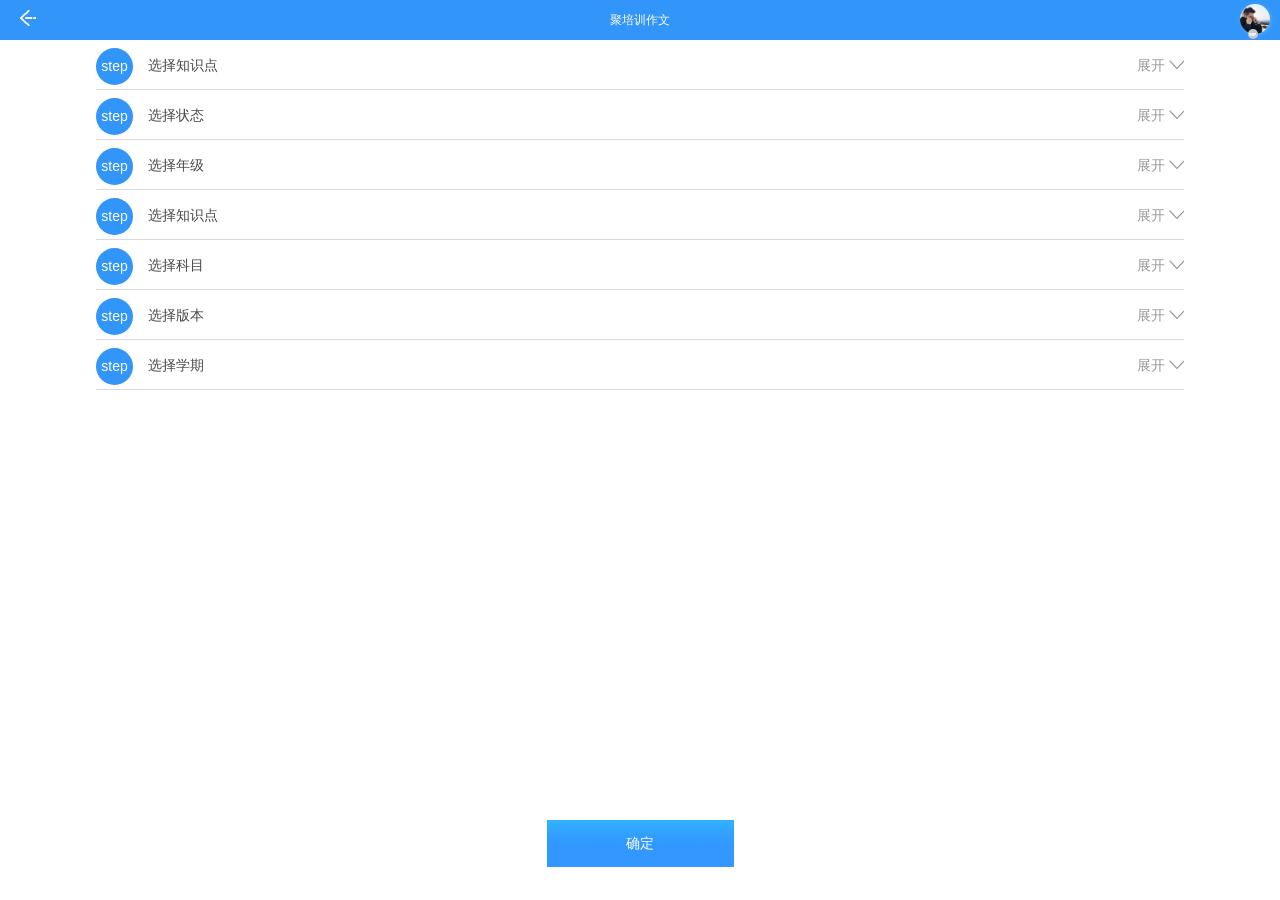
<file: guide.html>
<!DOCTYPE html>
<html>
	<head>
		<meta charset="UTF-8" />
		<meta name="viewport" content="width=device-width,initial-scale=1,minimum-scale=1,maximum-scale=1,user-scalable=no" />
		<title>作文培训-引导页</title>
		<link rel="stylesheet" type="text/css" href="css/reset.css"/>
		<link rel="stylesheet" type="text/css" href="css/guide.css"/>
		<link rel="stylesheet" type="text/css" href="css/validate.css"/>
		<script src="http://libs.baidu.com/jquery/2.0.0/jquery.min.js"></script>

	</head>
	<body>
		<div class="container">
			<div class="content">
				<div class="title">
					<span class="goback"></span>
					<span class="text">聚培训作文</span>
					<!--<span class="tologin">登录</span>-->
					<div class="hesd_pic">
							<span class="vip"></span>
					</div>
				</div>
				<div class="maincard">
					<ul class="menu-list">
						<li class="menu-item">
							<div class="menu-item-title">
								<span class="tip">step 1</span>
								<span class="text">选择知识点</span>
								<div class="toggle">
									<span>展开</span>
									<img src="css/img/toggle_close.png" alt="" />
								</div>
							</div>
							<ul class="menu-item-content">
								<li>模拟考试</li>
								<li>单元考试</li>
							</ul>
						</li>
						<li class="menu-item">
							<div class="menu-item-title">
								<span class="tip">step 2</span>
								<span class="text">选择状态</span>
								<div class="toggle">
									<span>展开</span>
									<img src="css/img/toggle_close.png" alt="" />
								</div>
							</div>
							<ul class="menu-item-content">
								<li>收费试卷</li>
								<li>免费试卷</li>
							</ul>
						</li>
						<li class="menu-item">
							<div class="menu-item-title">
								<span class="tip">step 3</span>
								<span class="text">选择年级</span>
								<div class="toggle">
									<span>展开</span>
									<img src="css/img/toggle_close.png" alt="" />
								</div>
							</div>
							<ul class="menu-item-content">
								<p>小学</p>
								<li>一年级</li>
								<li>二年级</li>
								<li>三年级</li>
								<li>四年级</li>
								<li>五年级</li>
								<li>六年级</li>
								<p>初中</p>
								<li>初一</li>
								<li>初二</li>
								<li>初三</li>
								<p>高中</p>
								<li>高一</li>
								<li>高二</li>
								<li>高三</li>
							</ul>
						</li>
						<li class="menu-item">
							<div class="menu-item-title">
								<span class="tip">step 4</span>
								<span class="text">选择知识点</span>
								<div class="toggle">
									<span>展开</span>
									<img src="css/img/toggle_close.png" alt="" />
								</div>
							</div>
							<ul class="menu-item-content">
								<li>模拟考试</li>
								<li>单元考试</li>
							</ul>
						</li>
						<li class="menu-item">
							<div class="menu-item-title">
								<span class="tip">step 5</span>
								<span class="text">选择科目</span>
								<div class="toggle">
									<span>展开</span>
									<img src="css/img/toggle_close.png" alt="" />
								</div>
							</div>
							<ul class="menu-item-content">
								<li>语文</li>
								<li>数学</li>
								<li>英语</li>
								<li>化学</li>
								<li>物理</li>
								<li>生物</li>
								<li>政治</li>
								<li>历史</li>
								<li>地理</li>
							</ul>
						</li>
						<li class="menu-item">
							<div class="menu-item-title">
								<span class="tip">step 6</span>
								<span class="text">选择版本</span>
								<div class="toggle">
									<span>展开</span>
									<img src="css/img/toggle_close.png" alt="" />
								</div>
							</div>
							<ul class="menu-item-content">
								<li>人教版</li>
								<li>苏教版</li>
							</ul>
						</li>
						<li class="menu-item">
							<div class="menu-item-title">
								<span class="tip">step 7</span>
								<span class="text">选择学期</span>
								<div class="toggle">
									<span>展开</span>
									<img src="css/img/toggle_close.png" alt="" />
								</div>
							</div>
							<ul class="menu-item-content">
								<li>上学期</li>
								<li>下学期</li>
							</ul>
						</li>
					</ul>
				</div>
				
			</div>
			<div class="guide_submit">
					确定
				</div>
		</div>
	</body>
	<script type="text/javascript">
		//展开收起菜单
		$('.menu-item-title .toggle').on('click',function(){
			var $contentBox = $(this).parents('.menu-item').find('.menu-item-content');
			$contentBox.toggle();
			if($(this).find('span').html() === '展开'){
				$(this).find('span').html('收起');
				$(this).find('img').attr('class','open');
			}else{
				$(this).find('span').html('展开');
				$(this).find('img').attr('class','');
			}
		});
		//选中选项功能
		$('.menu-item-content li').on('click',function(){
			if($(this).hasClass('selected')){
				$(this).removeClass('selected');
				$(this).parent().removeClass('selected');
			}else{
				$(this).addClass('selected');
				$(this).parent().addClass('selected');
			}
		});
//		提交
//提示语控件 可以提出去的
		var fieldTooltip=(function(){
			var instance=null;
				function show(text){
					if(!instance){
						var $container=$('<div class="field-tooltipWrap"><div class="field-tooltipInner"><div class="field-tooltip fieldTipBounceIn"><div class="zvalid-resultformat">'+text+'</div></div></div></div>');
		    			$container.appendTo($("body"));
		    			instance=true;
		    			setTimeout(function(){
							$container.remove();
							instance=false;
						},1500)
					}
				}
			return {
				show:show
			}
		})();
//		以下做校验,如有必要就放开
//		$('.guide_submit').on('click',function(){
//			$('.menu-item-content').each(function(){
//				if($(this).find('.selected').length === 0){
//					console.log($(this).parents('.menu-item').find('.menu-item-title .text'));
//					fieldTooltip.show('请'+ $(this).parents('.menu-item').find('.menu-item-title .text').html());
//					return false;
//				}
//			});
//
//		});
	</script>
</html>
</file>
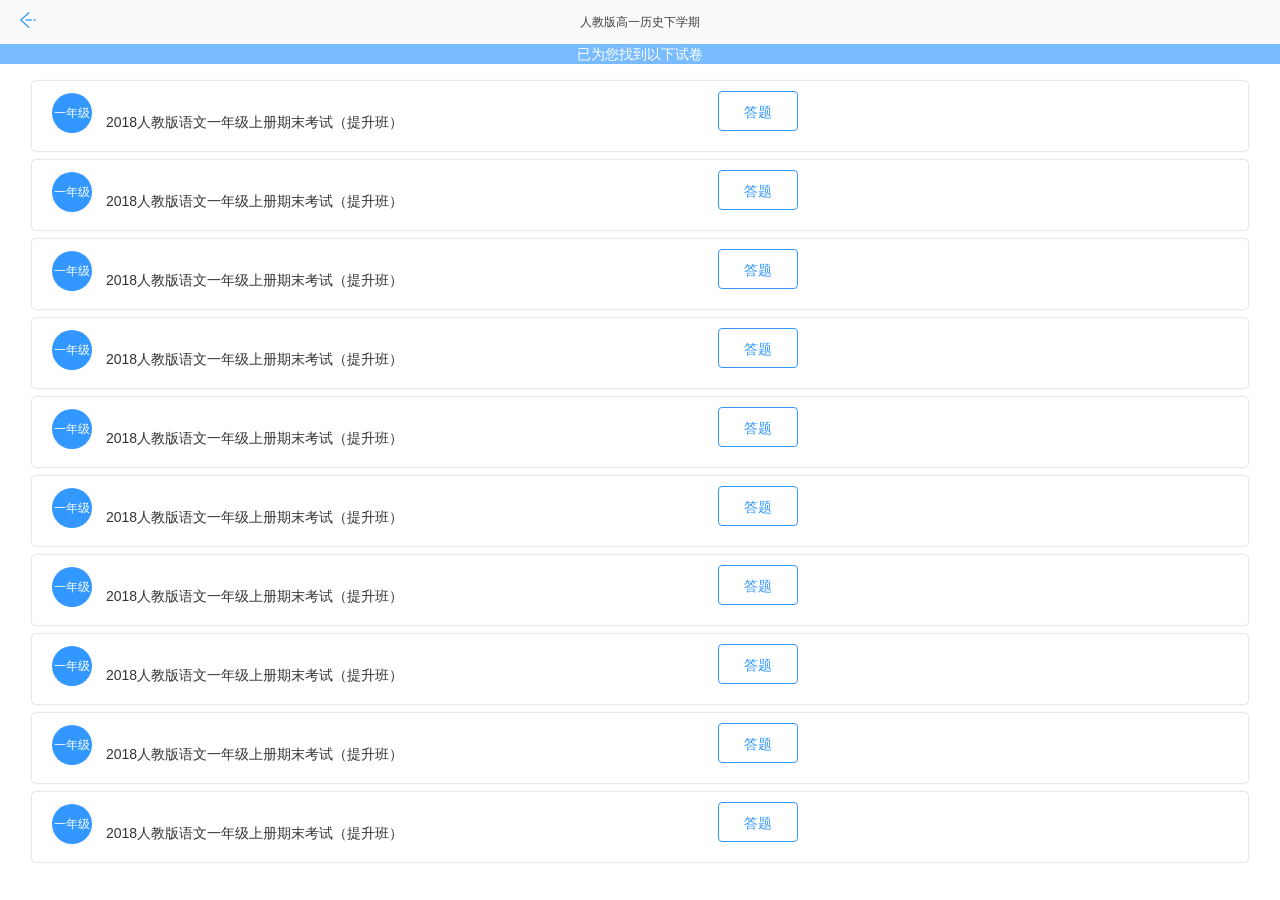
<file: list.html>
<!DOCTYPE html>
<html>
	<head>
		<meta charset="UTF-8" />
		<meta name="viewport" content="width=device-width,initial-scale=1,minimum-scale=1,maximum-scale=1,user-scalable=no" />
		<title>作文培训-目录页</title>
		<link rel="stylesheet" type="text/css" href="css/reset.css"/>
		<link rel="stylesheet" type="text/css" href="css/list.css"/>
	</head>
	<body>
		<div class="container">
			<div class="content">
				<div class="title">
					<span class="goback"></span>
					人教版高一历史下学期
				</div>
				<div class="mainbox">
					<p class="tip">已为您找到以下试卷</p>
					<ul class="test_paper_box">
						<li>
							<span class="classes">
								一年级
							</span>
							<div>
								2018人教版语文一年级上册期末考试（提升班）
							</div>
							<a>答题</a>
						</li>
						<li>
							<span class="classes">
								一年级
							</span>
							<div>
								2018人教版语文一年级上册期末考试（提升班）
							</div>
							<a>答题</a>
						</li>
						<li>
							<span class="classes">
								一年级
							</span>
							<div>
								2018人教版语文一年级上册期末考试（提升班）
							</div>
							<a>答题</a>
						</li>
						<li>
							<span class="classes">
								一年级
							</span>
							<div>
								2018人教版语文一年级上册期末考试（提升班）
							</div>
							<a>答题</a>
						</li>
						<li>
							<span class="classes">
								一年级
							</span>
							<div>
								2018人教版语文一年级上册期末考试（提升班）
							</div>
							<a>答题</a>
						</li>
						<li>
							<span class="classes">
								一年级
							</span>
							<div>
								2018人教版语文一年级上册期末考试（提升班）
							</div>
							<a>答题</a>
						</li>
						<li>
							<span class="classes">
								一年级
							</span>
							<div>
								2018人教版语文一年级上册期末考试（提升班）
							</div>
							<a>答题</a>
						</li>
						<li>
							<span class="classes">
								一年级
							</span>
							<div>
								2018人教版语文一年级上册期末考试（提升班）
							</div>
							<a>答题</a>
						</li>
						<li>
							<span class="classes">
								一年级
							</span>
							<div>
								2018人教版语文一年级上册期末考试（提升班）
							</div>
							<a>答题</a>
						</li>
						<li>
							<span class="classes">
								一年级
							</span>
							<div>
								2018人教版语文一年级上册期末考试（提升班）
							</div>
							<a>答题</a>
						</li>
						
					</ul>
				</div>
				<!--无数据时显示下面-->
				<!--<div class="no_data">
					<div class="no_data_img"></div>
					<p>很遗憾没有满足您的试卷，我们将尽快完善我们的试卷库<br/>
						没有给您带来帮助，是我们最大的遗憾
					</p>
					<a>返回上一级</a>
				</div>-->
			</div>
		</div>
	</body>
</html>
</file>
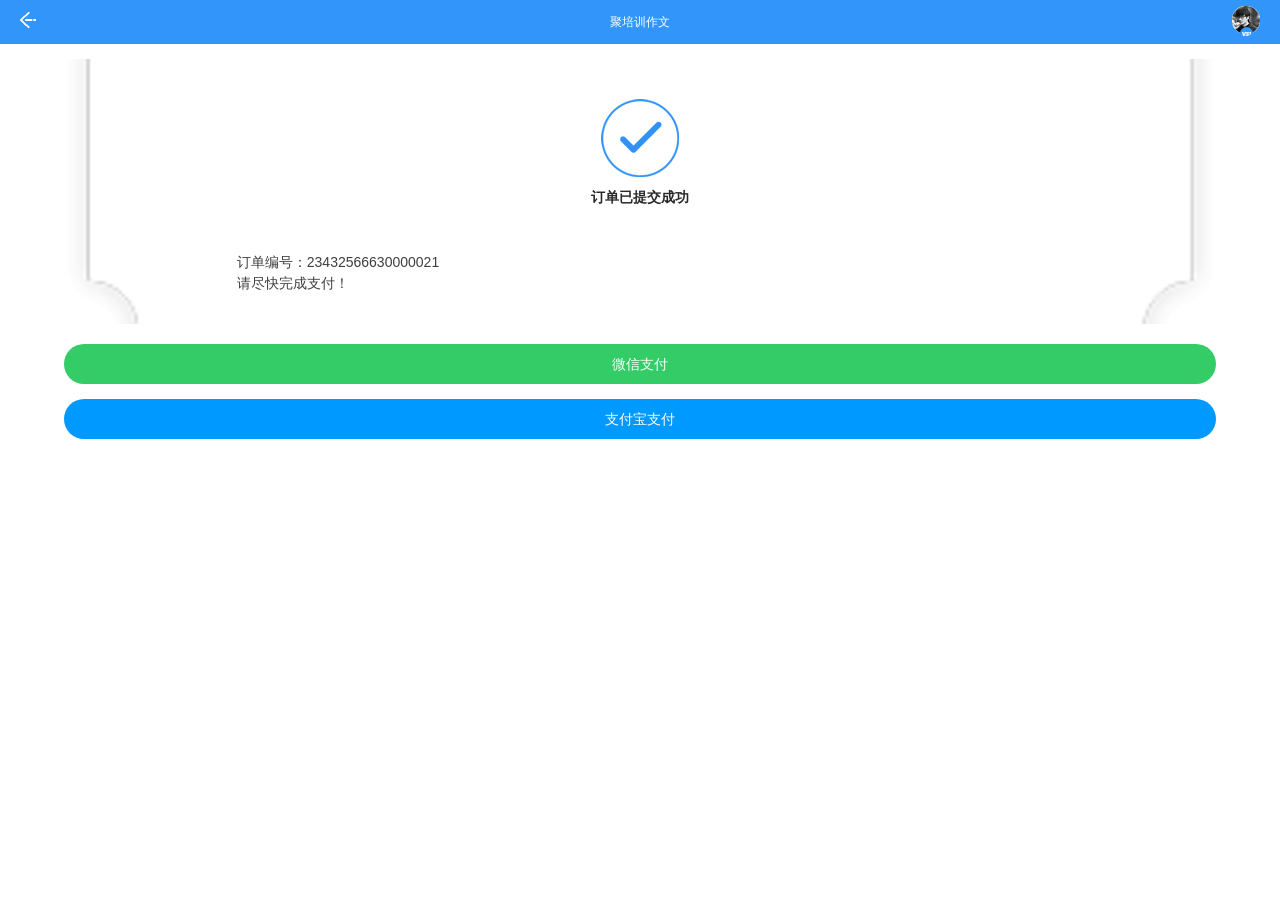
<file: orderSuccess.html>
<!DOCTYPE html>
<html>
	<head>
		<meta charset="UTF-8">
		<meta name="viewport" content="width=device-width,initial-scale=1,minimum-scale=1,maximum-scale=1,user-scalable=no" />
		<title>支付成功</title>
		<script src="http://libs.baidu.com/jquery/2.0.0/jquery.min.js"></script>
		<script src="js/swiper.min.js" type="text/javascript" charset="utf-8"></script>
		<link rel="stylesheet" type="text/css" href="css/reset.css"/>
		<link rel="stylesheet" type="text/css" href="css/order.css"/>
		<script src="http://libs.baidu.com/jquery/2.0.0/jquery.min.js"></script>
	</head>
	<body>
		<div class="container">
			<div class="title">
				<span class="goback"></span>
				<span class="title_text">
					聚培训作文
				</span>
				<div class="head">
					<span class="vip active"></span>
				</div>
			</div>
			<div class="content">
				<div class="maincard">
					<img src="css/img/order_success.png" alt="" />
					<p>订单已提交成功</p>
					<div class="orderinfo">
						<p>
							订单编号：23432566630000021
						</p>
						<p>
							请尽快完成支付！
						</p>
					</div>
				</div>
				<a href="#">
					<div class="payment_wx">
						微信支付
					</div>
				</a>
				<a href="#">
					<div class="payment_ali">
						支付宝支付
					</div>
				</a>
			</div>
		</div>
	</body>
	</html>
</file>
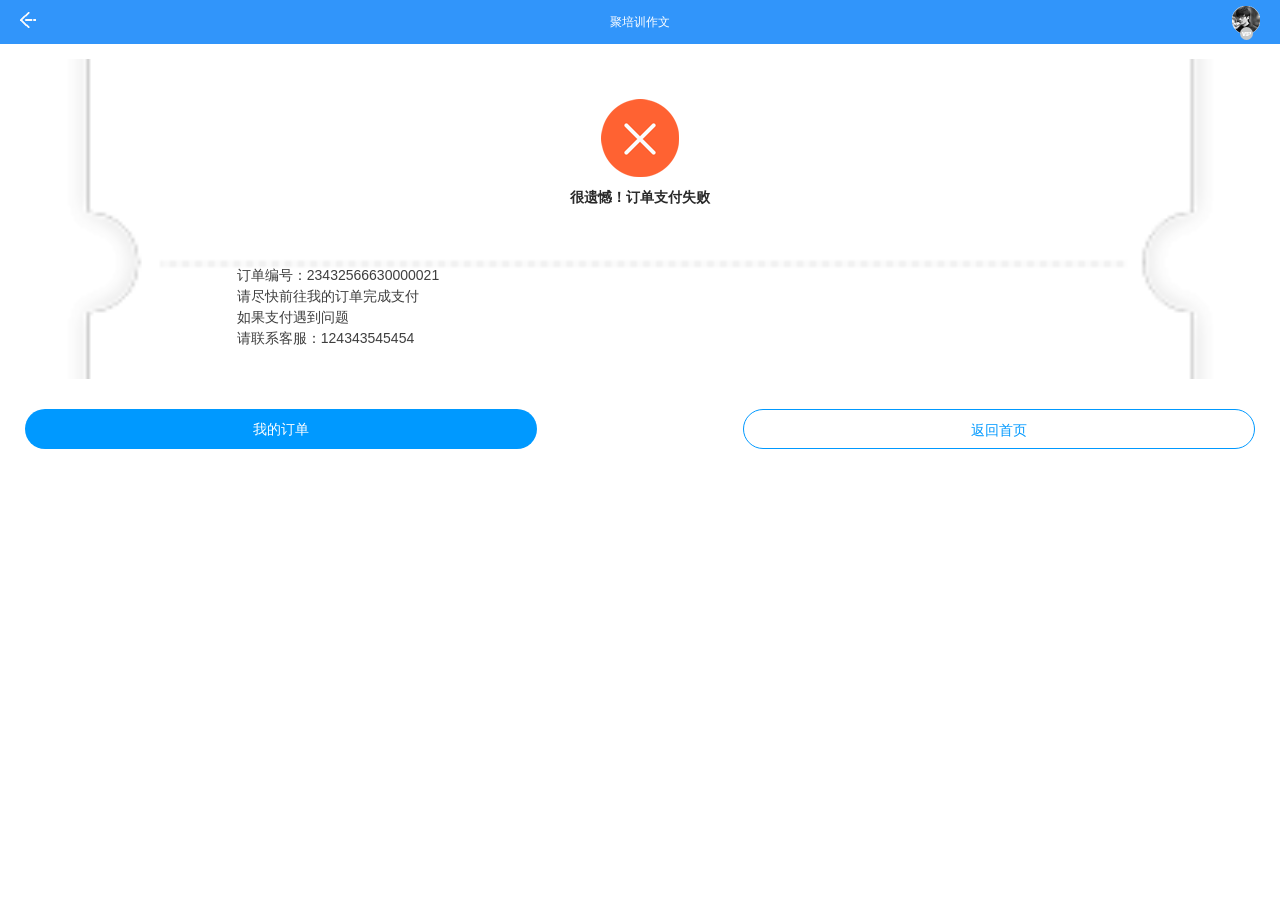
<file: paymentError.html>
<!DOCTYPE html>
<html>
	<head>
		<meta charset="UTF-8">
		<meta name="viewport" content="width=device-width,initial-scale=1,minimum-scale=1,maximum-scale=1,user-scalable=no" />
		<title>订单支付成功</title>
		<script src="http://libs.baidu.com/jquery/2.0.0/jquery.min.js"></script>
		<script src="js/swiper.min.js" type="text/javascript" charset="utf-8"></script>
		<link rel="stylesheet" type="text/css" href="css/reset.css"/>
		<link rel="stylesheet" type="text/css" href="css/order.css"/>
		<script src="http://libs.baidu.com/jquery/2.0.0/jquery.min.js"></script>
	</head>
	<body>
		<div class="container">
			<div class="title">
				<span class="goback"></span>
				<span class="title_text">
					聚培训作文
				</span>
				<div class="head">
					<span class="vip"></span>
				</div>
			</div>
			<div class="content payment">
				<div class="maincard">
					<img src="css/img/order_error.png" alt="" />
					<p>很遗憾！订单支付失败</p>
					<div class="orderinfo">
						<p>
							订单编号：23432566630000021
						</p>
						<p>
							请尽快前往我的订单完成支付</br>
							如果支付遇到问题</br>
							请联系客服：124343545454
						</p>
					</div>
				</div>
				<a href="#">
					<div class="my_order">
						我的订单
					</div>
				</a>
				<a href="#">
					<div class="backToindex">
						返回首页
					</div>
				</a>
			</div>
		</div>
	</body>
	</html>
</file>
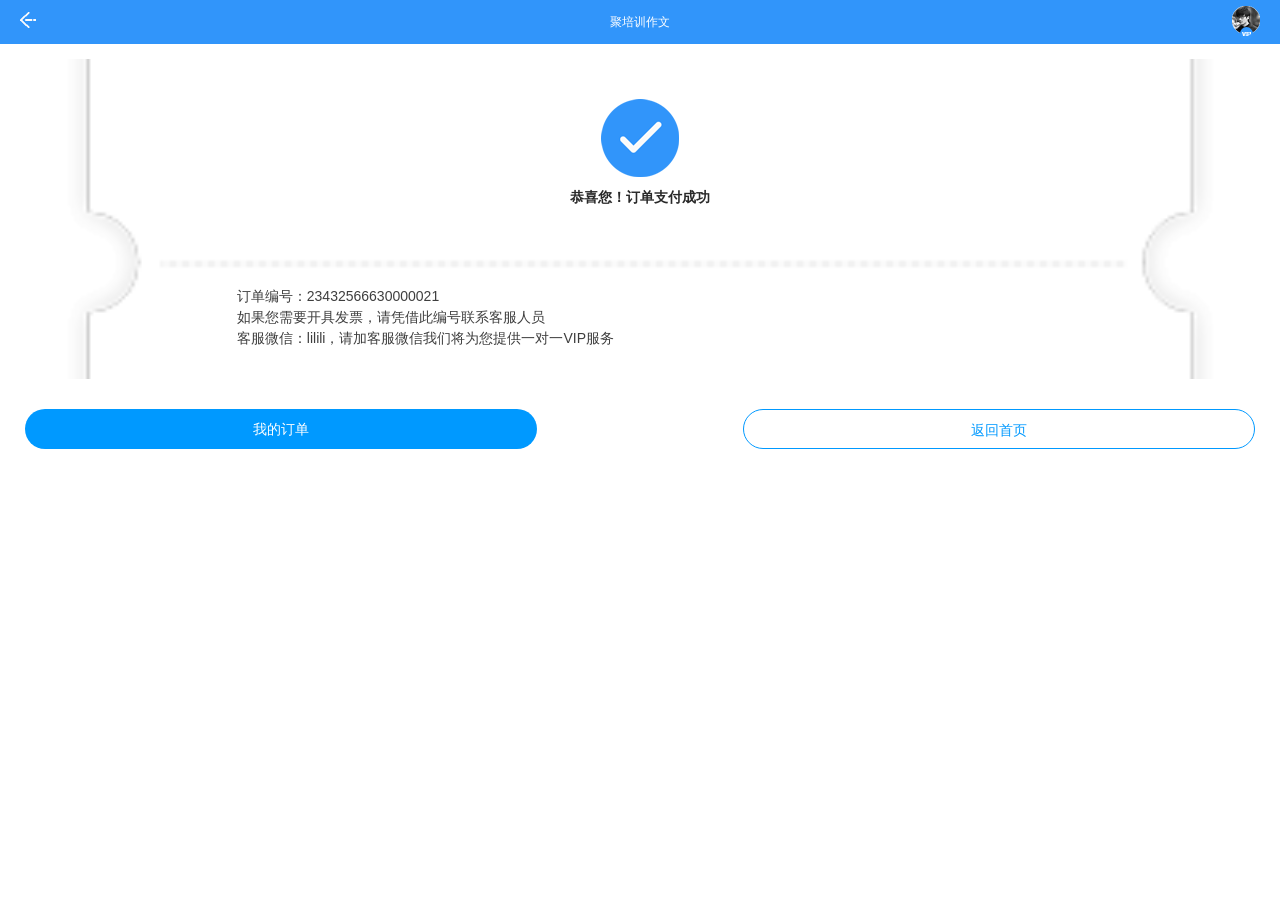
<file: paymentSuccess.html>
<!DOCTYPE html>
<html>
	<head>
		<meta charset="UTF-8">
		<meta name="viewport" content="width=device-width,initial-scale=1,minimum-scale=1,maximum-scale=1,user-scalable=no" />
		<title>订单支付成功</title>
		<script src="http://libs.baidu.com/jquery/2.0.0/jquery.min.js"></script>
		<script src="js/swiper.min.js" type="text/javascript" charset="utf-8"></script>
		<link rel="stylesheet" type="text/css" href="css/reset.css"/>
		<link rel="stylesheet" type="text/css" href="css/order.css"/>
		<script src="http://libs.baidu.com/jquery/2.0.0/jquery.min.js"></script>
	</head>
	<body>
		<div class="container">
			<div class="title">
				<span class="goback"></span>
				<span class="title_text">
					聚培训作文
				</span>
				<div class="head">
					<span class="vip active"></span>
				</div>
			</div>
			<div class="content payment">
				<div class="maincard">
					<img src="css/img/payment_success.png" alt="" />
					<p>恭喜您！订单支付成功</p>
					<div class="orderinfo">
						<p>
							订单编号：23432566630000021
						</p>
						<p>
							如果您需要开具发票，请凭借此编号联系客服人员</br>
							客服微信：lilili，请加客服微信我们将为您提供一对一VIP服务
						</p>
					</div>
				</div>
				<a href="#">
					<div class="my_order">
						我的订单
					</div>
				</a>
				<a href="#">
					<div class="backToindex">
						返回首页
					</div>
				</a>
			</div>
		</div>
	</body>
	</html>
</file>
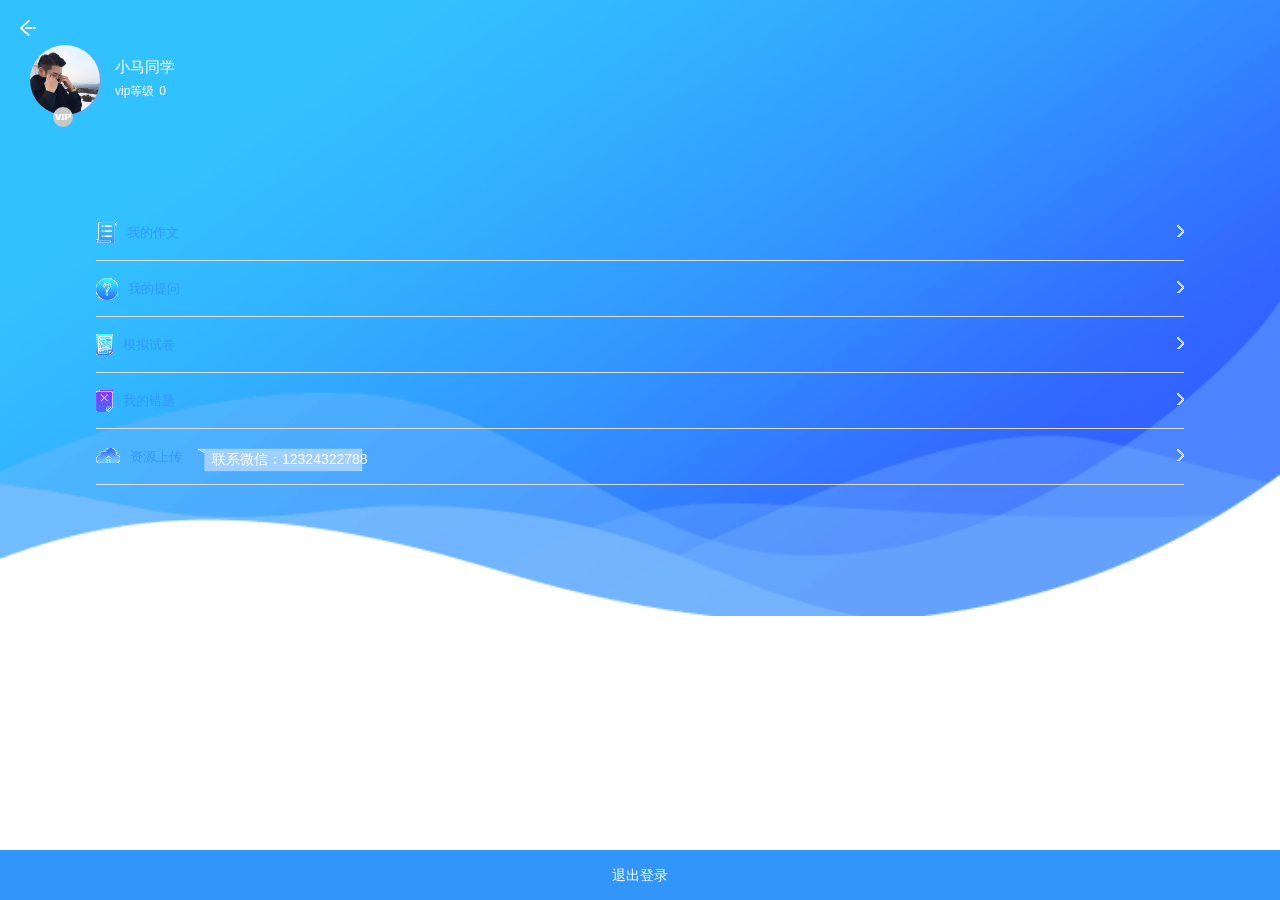
<file: personalCenter.html>
<!DOCTYPE html>
<html>
	<head>
		<meta charset="UTF-8" />
		<meta name="viewport" content="width=device-width,initial-scale=1,minimum-scale=1,maximum-scale=1,user-scalable=no" />
		<title>作文培训-目录页</title>
		<link rel="stylesheet" type="text/css" href="css/reset.css"/>
		<link rel="stylesheet" type="text/css" href="css/personalCenter.css"/>
	</head>
	<body>
		<div class="container">
			<div class="content">
				<div class="title">
					<span class="goback"></span>
				</div>
				<div class="main-card">
					<div class="hesd">
						<div class="hesd_pic">
							<span class="vip"></span>
						</div>
						<ul>
							<li>小马同学</li>
							<li>vip等级<span>0</span></li>
						</ul>
					</div>
					<ul class="menu-list">
						<li class="menu-item composition">
							<span class="icon"></span>
							<span class="text">我的作文</span>
							<span class="arrow"></span>
						</li>
						<li class="menu-item ask">
							<span class="icon"></span>
							<span class="text">我的提问</span>
							<span class="arrow"></span>
						</li>
						<li class="menu-item examination">
							<span class="icon"></span>
							<span class="text">模拟试卷</span>
							<span class="arrow"></span>
						</li>
						<li class="menu-item wrong_questions">
							<span class="icon"></span>
							<span class="text">我的错题</span>
							<span class="arrow"></span>
						</li>
						<li class="menu-item resource_upload">
							<span class="icon"></span>
							<span class="text">资源上传</span>
							<span class="wx">
								联系微信：12324322788
							</span>
							<span class="arrow"></span>
						</li>
					</ul>
				</div>
				<div class="footer">
					退出登录
				</div>
			</div>
		</div>
	</body>
</html>
</file>
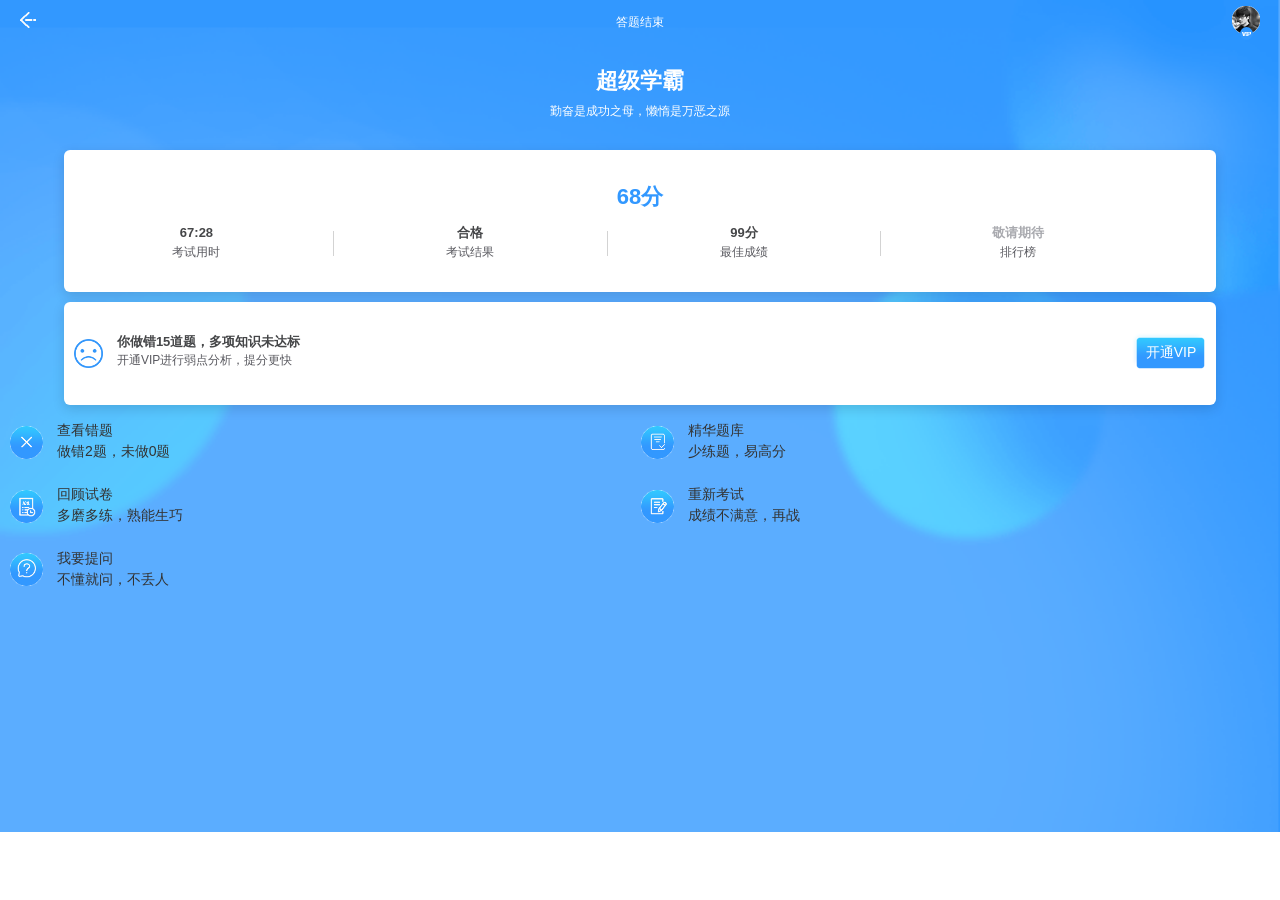
<file: settlement.html>
<!DOCTYPE html>
<html>
	<head>
		<meta charset="UTF-8">
		<meta name="viewport" content="width=device-width,initial-scale=1,minimum-scale=1,maximum-scale=1,user-scalable=no" />
		
		<title>答题完毕页</title>
		<script src="http://libs.baidu.com/jquery/2.0.0/jquery.min.js"></script>
		<script src="js/swiper.min.js" type="text/javascript" charset="utf-8"></script>

		<link rel="stylesheet" type="text/css" href="css/reset.css"/>
		<link rel="stylesheet" type="text/css" href="css/settlement.css"/>
	</head>
	<body>
		<div class="container">
			<img src="css/img/settlement_bg.png" class="bg"/>
			<div class="title">
				<span class="goback"></span>
				<span class="title_text">
					答题结束
				</span>
				<div class="head">
					<span class="vip active"></span>
				</div>
			</div>
			<div class="evaluate">
				<p class="designation">超级学霸</p>
				<p class="motto">勤奋是成功之母，懒惰是万恶之源</p>
			</div>
			<!--计分板部分-->
			<div class="scoreboard">
				<p class="score">68分</p>
				<ul class="scoreboard_detail">
					<li>
						<p>67:28</p>
						<p>考试用时</p>
					</li>
					<span class="line"></span>
					<li>
						<p>合格</p>
						<p>考试结果</p>
					</li>
					<span class="line"></span>
					<li>
						<p>99分</p>
						<p>最佳成绩</p>
					</li>
					<span class="line"></span>
					<li>
						<p class="await">敬请期待</p>
						<p>排行榜</p>
					</li>
				</div>
			</div>
			<!--提示开通vip部分-->
			<div class="vip_box">
				<img src="css/img/emoji.png" class="emoji" />
				<ul>
					<li>
						你做错15道题，多项知识未达标
					</li>
					<li>
						开通VIP进行弱点分析，提分更快
					</li>
				</ul>
				<a href="#">
					<div class="openVip">
						开通VIP
					</div>
				</a>
			</div>
			<!--菜单部分-->
			<ul class="menu-list">
				<li class="menu-item">
					<img src="css/img/settlement_menu_wrong.png" alt="" />
					<p>
						<span>查看错题</span>
						<span>做错2题，未做0题</span>
					</p>
				</li>
				<li class="menu-item">
					<img src="css/img/settlement_menu_cream.png" alt="" />
					<p>
						<span>精华题库</span>
						<span>少练题，易高分</span>
					</p>
				</li>
				<li class="menu-item">
					<img src="css/img/settlement_menu_review.png" alt="" />
					<p>
						<span>回顾试卷</span>
						<span>多磨多练，熟能生巧</span>
					</p>
				</li>
				<li class="menu-item">
					<img src="css/img/settlement_menu_re-examination.png" alt="" />
					<p>
						<span>重新考试</span>
						<span>成绩不满意，再战</span>
					</p>
				</li>
				<li class="menu-item">
					<img src="css/img/settlement_menu_question.png" alt="" />
					<p>
						<span>我要提问</span>
						<span>不懂就问，不丢人</span>
					</p>
				</li>
			</ul>
		</div>
	</body>
	</html>
</file>
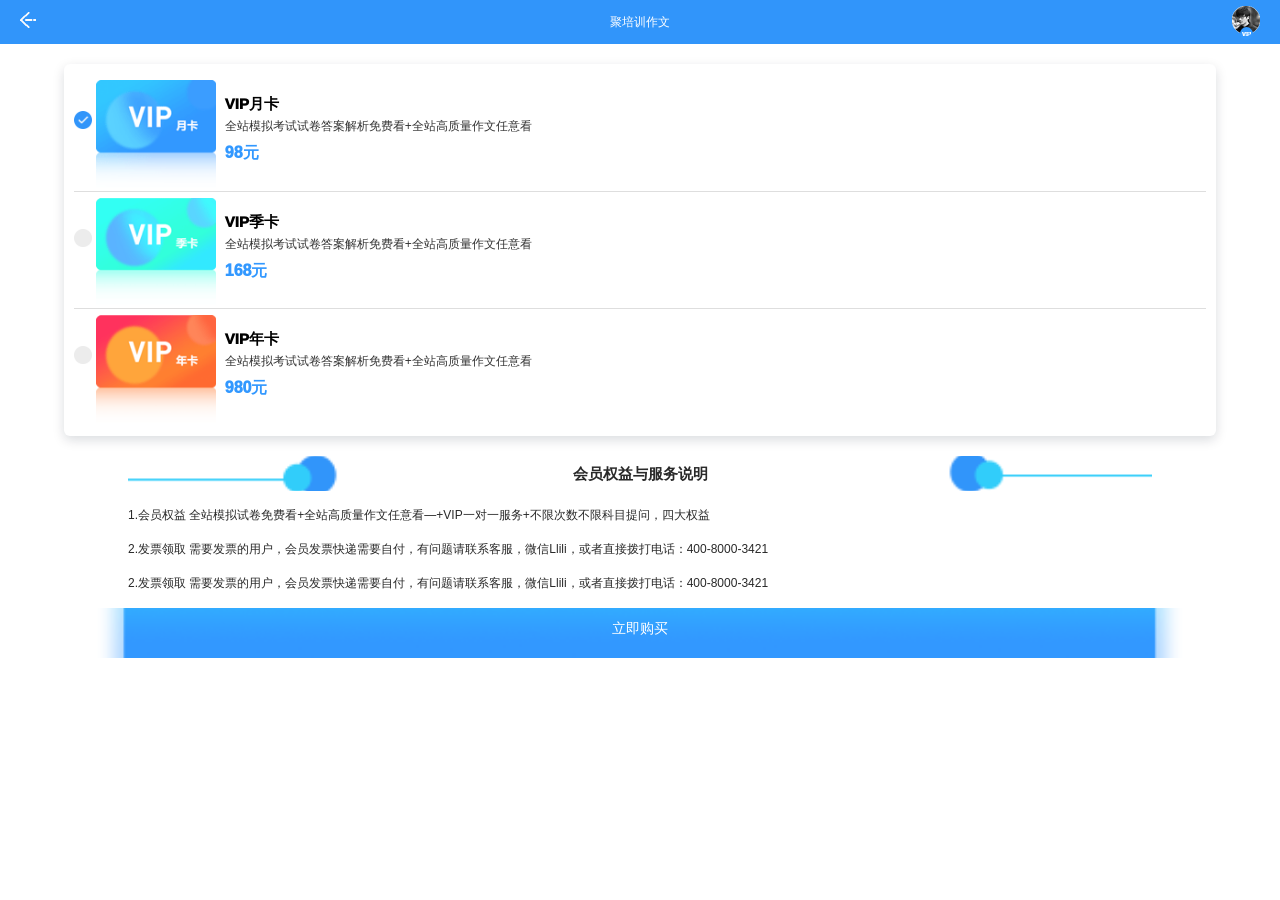
<file: vipEquity.html>
<!DOCTYPE html>
<html>
	<head>
		<meta charset="UTF-8">
		<meta name="viewport" content="width=device-width,initial-scale=1,minimum-scale=1,maximum-scale=1,user-scalable=no" />
		<title>VIP权益页</title>
		<script src="http://libs.baidu.com/jquery/2.0.0/jquery.min.js"></script>
		<script src="js/swiper.min.js" type="text/javascript" charset="utf-8"></script>
		<link rel="stylesheet" type="text/css" href="css/reset.css"/>
		<link rel="stylesheet" type="text/css" href="css/vipEquity.css"/>
		<script src="http://libs.baidu.com/jquery/2.0.0/jquery.min.js"></script>
	</head>
	<body>
		<div class="container">
			<div class="title">
				<span class="goback"></span>
				<span class="title_text">
					聚培训作文
				</span>
				<div class="head">
					<span class="vip active"></span>
				</div>
			</div>
			<div class="content">
				<div class="maincard">
					<ul>
						<li>
							<span class="option selected" data-id='1' ></span>
							<img src="css/img/vip_month.png" alt="" />
							<div>
								<p>VIP月卡</p>
								<p>全站模拟考试试卷答案解析免费看+全站高质量作文任意看</p>
								<p>98元</p>
							</div>
						</li>
						<li>
							<span class="option" data-id='2'></span>
							<img src="css/img/vip_quarter.png" alt="" />
							<div>
								<p>VIP季卡</p>
								<p>全站模拟考试试卷答案解析免费看+全站高质量作文任意看</p>
								<p>168元</p>
							</div>
						</li>
						<li>
							<span class="option" data-id='3'></span>
							<img src="css/img/vip_year.png" alt="" />
							<div>
								<p>VIP年卡</p>
								<p>全站模拟考试试卷答案解析免费看+全站高质量作文任意看</p>
								<p>980元</p>
							</div>
						</li>
					</ul>
				</div>
				<div class="description">
					<p class="description_title">
						会员权益与服务说明
					</p>
					<ul>
						<li>
							1.会员权益  全站模拟试卷免费看+全站高质量作文任意看—+VIP一对一服务+不限次数不限科目提问，四大权益
						</li>
						<li>
							2.发票领取  需要发票的用户，会员发票快递需要自付，有问题请联系客服，微信Llili，或者直接拨打电话：400-8000-3421
						</li>
						<li>
							2.发票领取  需要发票的用户，会员发票快递需要自付，有问题请联系客服，微信Llili，或者直接拨打电话：400-8000-3421
						</li>
					</ul>
				</div>
				<div class="purchaseBtn">
					立即购买
				</div>
			</div>
		</div>
		
	</body>
	<script type="text/javascript">
		//切换选择
		$('.maincard>ul>li').on('click',function(){
			$('.selected').removeClass('selected');
			$(this).find('.option').addClass('selected');
		});
		//页面跳转逻辑  根据实际地址和参数调整即可
		$('.purchaseBtn').on('click',function(){
			var _id = $('.option.selected').data('id');
			window.open('https://abc?id='+_id);
		});
	</script>
</html>
</file>
<file: css/main.css>
html,
body {
  width: 100%;
  height: 100%;
  overflow: hidden;
}
.container {
  width: 100%;
  height: 100%;
  overflow: hidden;
}
.container .content {
  width: 100%;
  height: 100%;
  background: url(img/main_bg.png) no-repeat 0 0;
  background-size: 100%;
  overflow: hidden;
}
.container .content .title {
  text-align: center;
  font-size: 12px;
  color: #fff;
  position: relative;
  margin-top: 20px;
}
.container .content .title .goback {
  position: absolute;
  width: 16px;
  height: 16px;
  background: url(img/goback.png) no-repeat 0 0;
  background-size: 100%;
  left: 20px;
}
.container .content .main-card {
  width: 92%;
  background: #fff;
  border-radius: 5px;
  box-shadow: 1px 1px 6px rgba(0, 21, 41, 0.35);
  margin: 0 auto;
  margin-top: 60px;
  padding-bottom: 30px;
}
.container .content .main-card .hesd_pic {
  width: 95px;
  height: 95px;
  border-radius: 50%;
  box-shadow: 1px 1px 4px #5aacff;
  margin: 0 auto;
  position: relative;
  top: -25px;
  background: url(img/head.png) no-repeat center #dadada;
  background-size: 100%;
}
.container .content .main-card .hesd_pic .vip {
  position: absolute;
  width: 25px;
  height: 25px;
  border-radius: 50%;
  background: url(img/VIP.png) no-repeat center #c7c8c8;
  background-size: 19px 8px;
  left: 50%;
  margin-left: -12.5px;
  bottom: -12px;
}
.container .content .main-card > p {
  text-align: center;
  position: relative;
  top: -10px;
  color: #000000;
}
.container .content .main-card ul {
  color: #5f5f5f;
  width: 72%;
  margin: 0 auto;
  font-size: 13px;
}
.container .content .main-card ul li:first-child {
  color: #3298ff;
  font-weight: 600;
}
.container .content .main-card ul li {
  line-height: 30px;
}
.container .content .main-card ul li span:first-child {
  margin-right: 15px;
}
.container .content .main-card .tip {
  border-radius: 7px;
  border: 1px dashed #acacac;
  padding: 13px 18px;
  width: 85%;
  margin: 0 auto;
  margin-top: 12px;
  box-sizing: border-box;
  color: #5f5f5f;
}
.container .content .main-card .submit {
  width: 165px;
  height: 47px;
  margin: 0 auto;
  margin-top: 20px;
  background: url(img/btn_bg.png) no-repeat 0 0;
  background-size: 100%;
}
.container .content .main-card .submit .real-btn {
  display: block;
  line-height: 34px;
  width: 150px;
  height: 34px;
  color: #fff;
  text-align: center;
  margin: 0 auto;
}
@media screen and (max-width: 330px) {
  .container .content .main-card {
    margin-top: 50px;
    padding-bottom: 8px;
  }
  .container .content ul > li {
    line-height: 22px !important;
  }
}
</file>
<file: css/examination.css>
.swiper-container {
  width: 100%;
  height: calc(100% - 44px);
}
html,
body {
  height: 100%;
  overflow-y: hidden ;
}
.no-scroll {
  overflow: hidden;
  height: calc(100% - 44px);
}
* {
  -moz-user-select: none;
  -webkit-user-select: none;
  -ms-user-select: none;
  -khtml-user-select: none;
  user-select: none;
}
.container {
  width: 100%;
  height: 100%;
}
.container .swiper-slide {
  max-height: calc(100vh - 44px);
  overflow: auto;
  position: relative;
}
.container .main-card {
  margin-bottom: 50px;
}
.container .title {
  text-align: center;
  font-size: 12px;
  color: #fff;
  position: relative;
  left: 0;
  top: 0;
  background: #fafafa;
  height: 44px;
  line-height: 44px;
  color: #404040;
  width: 100%;
  z-index: 10000;
}
.container .title .goback {
  position: absolute;
  width: 16px;
  height: 16px;
  background: url(img/goback_blue.png) no-repeat 0 0;
  background-size: 100%;
  left: 20px;
  top: 12px;
}
.container .title .countdown {
  color: #3298ff;
  width: 100%;
  left: 0;
  position: absolute;
  text-align: center;
}
.container .title .head {
  width: 28px;
  height: 28px;
  float: right;
  background: url(img/head_examination.png) no-repeat center;
  background-size: 100%;
  margin-top: 6px;
  margin-right: 20px;
  position: relative;
}
.container .title .head .vip {
  position: absolute;
  width: 13px;
  height: 13px;
  border-radius: 50%;
  background: url(img/VIP.png) no-repeat center #c7c8c8;
  background-size: 9px 4px;
  left: 50%;
  margin-left: -6.5px;
  bottom: -6px;
}
.container .title .head .active {
  background-color: #3298ff;
}
.container .title i {
  font-style: normal;
}
.container .swiper-container {
  color: #4b4a4a;
}
.container .swiper-container .swiper-wrapper {
  height: calc(100% - 60px) !important;
}
.container .swiper-container .swiper-wrapper .swiper-slide {
  margin-bottom: 50px;
}
.container .swiper-container .swiper-wrapper .swiper-slide .main-card .examination {
  padding-bottom: 50px;
  width: 95%;
  margin: 0 auto;
  box-shadow: 0px 0px 4px rgba(0, 21, 41, 0.15);
  margin-top: 10px;
  border-radius: 4px;
}
.container .swiper-container .swiper-wrapper .swiper-slide .main-card .examination .exam-title {
  height: 40px;
  line-height: 40px;
}
.container .swiper-container .swiper-wrapper .swiper-slide .main-card .examination .exam-title .exam-type {
  width: 46px;
  height: 25px;
  float: left;
  margin-left: 15px;
  background: url(img/exam_title_type.png) no-repeat center;
  background-size: 100%;
  color: #fff;
  line-height: 25px;
  text-align: center;
  margin-top: 8px;
  font-size: 12px;
}
.container .swiper-container .swiper-wrapper .swiper-slide .main-card .examination .exam-title .exam-progress {
  float: right;
  margin-right: 15px;
}
.container .swiper-container .swiper-wrapper .swiper-slide .main-card .examination .exam-title .exam-progress span {
  display: inline-block;
  width: 17px;
  height: 17px;
  position: relative;
  top: 3px;
  margin-right: 3px;
  background: url(img/exam_title_progress.png) no-repeat center;
  background-size: 100%;
}
.container .swiper-container .swiper-wrapper .swiper-slide .main-card .examination .exam-title .exam-progress i {
  color: #bdbdbd;
  font-style: normal;
}
.container .swiper-container .swiper-wrapper .swiper-slide .main-card .examination .read .options-box .option {
  margin-bottom: 20px;
}
.container .swiper-container .swiper-wrapper .swiper-slide .main-card .examination .exam-content {
  width: 80%;
  margin: 0 auto;
  margin-top: 10px;
}
.container .swiper-container .swiper-wrapper .swiper-slide .main-card .examination .exam-content .read_part {
  margin-bottom: 10px;
}
.container .swiper-container .swiper-wrapper .swiper-slide .main-card .examination .exam-content > p {
  margin-bottom: 20px;
}
.container .swiper-container .swiper-wrapper .swiper-slide .main-card .examination .exam-content > p span {
  margin-right: 5px;
}
.container .swiper-container .swiper-wrapper .swiper-slide .main-card .examination .exam-content .fill {
  display: inline-block;
  width: 60px;
  border-bottom: 1px solid #1187ff;
  margin-left: 5px;
  height: 30px;
}
.container .swiper-container .swiper-wrapper .swiper-slide .main-card .examination .exam-content input {
  border: 0;
  width: 100%;
  height: 100%;
  display: none;
}
.container .swiper-container .swiper-wrapper .swiper-slide .main-card .examination .exam-content .noAnswer {
  background: url(img/noAnswer.png) no-repeat center;
  background-size: 20px 20px;
}
.container .swiper-container .swiper-wrapper .swiper-slide .main-card .examination .options-box {
  width: 100%;
  margin: 0 auto;
}
.container .swiper-container .swiper-wrapper .swiper-slide .main-card .examination .options-box .option.selected span {
  background: url(img/exam_option_success.png) no-repeat center;
  background-size: 19px ;
}
.container .swiper-container .swiper-wrapper .swiper-slide .main-card .examination .options-box .option.error span {
  background: url(img/exam_option_error.png) no-repeat center;
  background-size: 19px ;
}
.container .swiper-container .swiper-wrapper .swiper-slide .main-card .examination .options-box .option {
  display: inline-block;
}
.container .swiper-container .swiper-wrapper .swiper-slide .main-card .examination .options-box .option span {
  width: 19px;
  height: 19px;
  background: url(img/exam_option.png) no-repeat center;
  display: inline-block;
  position: relative;
  top: 5px;
  margin-right: 25px;
  margin-left: 5px;
  background-size: 19px ;
}
.container .swiper-container .swiper-wrapper .swiper-slide .main-card .examination .confirm_btn {
  width: 80px;
  height: 30px;
  display: none;
  color: #fff;
  margin: 0 auto;
  border-radius: 4px;
  border: 0;
  background-color: #bdbdbd;
  margin-top: 20px;
}
.container .swiper-container .swiper-wrapper .swiper-slide .main-card .examination .active {
  background: #3298ff;
}
.container .swiper-container .swiper-wrapper .swiper-slide .main-card .examination .write_detail p {
  font-weight: 600;
  line-height: 24px;
}
.container .swiper-container .swiper-wrapper .swiper-slide .main-card .examination .write_detail input {
  width: 100%;
  height: 36px;
  text-indent: 15px;
  border-radius: 4px;
  background: #ececec;
  border: 0;
  display: block;
  margin-bottom: 10px;
  margin-top: 10px;
}
.container .swiper-container .swiper-wrapper .swiper-slide .main-card .examination .write_detail textarea {
  width: 100%;
  height: 220px;
  text-indent: 15px;
  border-radius: 4px;
  background: #ececec;
  border: 0;
}
.container .swiper-container .swiper-wrapper .swiper-slide .main-card .examination .confirm_btn.write {
  width: 70%;
  border-radius: 20px;
}
.container .swiper-container .swiper-wrapper .swiper-slide .main-card .answer {
  width: 95%;
  margin: 0 auto;
  box-shadow: 0px 0px 4px rgba(0, 21, 41, 0.15);
  margin-top: 10px;
  border-radius: 4px;
  padding: 10px 0;
}
.container .swiper-container .swiper-wrapper .swiper-slide .main-card .answer p {
  width: 80%;
  margin: 0 auto;
  line-height: 34px;
}
.container .swiper-container .swiper-wrapper .swiper-slide .main-card .answer .resolution_vip {
  display: inline-block;
  padding: 0 5px;
  font-size: 12px;
  border-radius: 20px;
  background: #d2e8ff;
  color: #3298ff;
}
.container .swiper-container .swiper-wrapper .swiper-slide .main-card .answer .toAsk {
  float: right;
  padding-left: 24px;
  background: url(img/toAsk.png) no-repeat left center;
  background-size: 20px ;
}
.container .swiper-container .swiper-wrapper .swiper-slide .main-card .answer .answer_title {
  font-size: 16px;
}
.container .swiper-container .swiper-wrapper .swiper-slide .main-card .no-comment p {
  width: 100%;
  text-align: center;
}
.container .swiper-container .swiper-wrapper .swiper-slide .main-card .no-comment p span {
  display: inline-block;
  margin-left: 10px;
  width: 20px;
  height: 20px;
  background: url(img/noAnswer.png) no-repeat center;
  background-size: 20px 20px;
}
.container .swiper-container .swiper-wrapper .swiper-slide .main-card .comments {
  width: 85%;
  margin: 0 auto;
  margin-top: 18px;
}
.container .swiper-container .swiper-wrapper .swiper-slide .main-card .comments .comments_title {
  text-indent: 15px;
  line-height: 32px;
  font-size: 16px;
}
.container .swiper-container .swiper-wrapper .swiper-slide .main-card .comments ul .checkAll {
  width: 100%;
  height: 24px;
  line-height: 24px;
  text-align: center;
  color: #3298ff;
  margin-top: 10px;
}
.container .swiper-container .swiper-wrapper .swiper-slide .main-card .comments ul li {
  border-bottom: 1px solid #dedede;
  line-height: 26px;
  padding: 8px 0;
}
.container .swiper-container .swiper-wrapper .swiper-slide .main-card .comments ul li .comments_info .time {
  float: right;
  margin-right: 5px;
}
.container .swiper-container .swiper-wrapper .swiper-slide .main-card .comments ul li .comments_info .name {
  color: #3298ff;
}
.container .swiper-container .swiper-wrapper .swiper-slide .main-card .comments ul li .head {
  width: 28px;
  height: 28px;
  float: left;
  background: url(img/head_examination.png) no-repeat center;
  background-size: 100%;
  margin-top: 6px;
  margin-right: 5px;
  position: relative;
}
.container .swiper-container .swiper-wrapper .swiper-slide .main-card .comments ul li .head .vip {
  position: absolute;
  width: 13px;
  height: 13px;
  border-radius: 50%;
  background: url(img/VIP.png) no-repeat center #c7c8c8;
  background-size: 9px 4px;
  left: 50%;
  margin-left: -6.5px;
  bottom: -6px;
}
.container .swiper-container .swiper-wrapper .swiper-slide .main-card .comments ul li .head .active {
  background-color: #3298ff;
}
.container .swiper-container .swiper-wrapper .swiper-slide .vip {
  position: fixed;
  width: 100%;
  height: 100vh;
  top: 0;
  display: none;
}
.container .swiper-container .swiper-wrapper .swiper-slide .vip .msk {
  position: absolute;
  width: 100%;
  height: 100vh;
  background: #000;
  opacity: 0.55;
  z-index: 10;
}
.container .swiper-container .swiper-wrapper .swiper-slide .vip .vip_content {
  width: 290px;
  height: 375px;
  margin: 0 auto;
}
.container .swiper-container .swiper-wrapper .swiper-slide .vip .vip_content .close {
  position: absolute;
  top: 40px;
  width: 28px;
  height: 28px;
  background: url(img/close.png) no-repeat center;
  background-size: 28px;
  z-index: 100;
  right: 30px;
}
.container .swiper-container .swiper-wrapper .swiper-slide .vip .vip_content .detail {
  width: 283px;
  height: 368px;
  background: url(img/vip_detail.png) no-repeat center;
  background-size: 283px 368px;
  position: absolute;
  z-index: 100;
  top: 50px;
}
.container .swiper-container .swiper-wrapper .swiper-slide .vip .vip_content .detail .title {
  background-color: inherit;
  height: 106px;
  line-height: 171px;
  color: #fff;
  font-size: 16px;
  font-weight: 600;
}
.container .swiper-container .swiper-wrapper .swiper-slide .vip .vip_content .detail .detail_content {
  margin-top: 5px;
  width: 100%;
  height: 250px;
  padding: 10px 25px;
  overflow: auto;
}
.container .swiper-container .swiper-wrapper .swiper-slide .vip .vip_content .detail .detail_content p {
  font-weight: 600;
}
.container .footer {
  width: 100%;
  height: 60px;
  background: #f3f3f3;
  bottom: 0;
  z-index: 1000;
}
.container .footer input {
  border: 1px solid #bebebe;
  border-radius: 4px;
  height: 35px;
  width: 55%;
  margin-top: 12px;
  margin-left: 10px;
  text-indent: 10px;
}
.container .footer .ahead,
.container .footer .comment {
  float: right;
  line-height: 60px;
  height: 60px;
  width: auto;
  min-height: 50px;
}
.container .footer .ahead {
  background: url('img/ahead.png') no-repeat left center;
  padding-left: 24px;
  margin: 0 12px;
}
.container .footer .comment {
  background: url('img/commont.png') no-repeat left center;
  padding-left: 30px;
  margin-right: 15px;
}
.nav {
  position: absolute;
  z-index: 1000000;
  width: 100%;
  height: 100%;
  top: 0;
  display: none;
}
.nav .msk {
  width: 100%;
  height: 100%;
  background: #000;
  opacity: 0.55;
  position: absolute;
}
.nav .nav-content {
  background: #fff;
  width: 100%;
  height: 50%;
  position: absolute;
  bottom: 0;
  overflow-y: auto;
  padding: 0 15px;
}
.nav .nav-title {
  text-align: center;
  font-weight: 600;
  margin-top: 20px;
  margin-bottom: 15px;
}
.nav .exam-type .exam-type-title {
  font-weight: 600;
}
.nav .exam-type .exam-type-title span {
  float: right;
  font-weight: 500;
  color: #7a7a7a;
}
.nav .exam-type ul {
  margin-top: 20px;
}
.nav .exam-type ul li {
  width: 33px;
  height: 33px;
  border: 1px solid #c6c6c6;
  color: #c6c6c6;
  text-align: center;
  line-height: 33px;
  border-radius: 50%;
  display: inline-block;
  margin: 0 10px;
  margin-top: 10px;
}
.nav .exam-type ul .right {
  background: #d2e8ff;
  border-color: #d2e8ff;
  color: #3298ff;
}
.nav .exam-type ul .current {
  border-color: #3298ff !important;
}
.nav .exam-type ul .error {
  border-color: #ffddd2;
  background: #ffddd2;
  color: #ff6232;
}
.toAskWindow {
  position: absolute;
  display: none;
  width: 100%;
  height: 100%;
  top: 0;
  z-index: 100;
}
.toAskWindow .msk {
  width: 100%;
  height: 100%;
  position: absolute;
  top: 0;
  left: 0;
  background: #000;
  opacity: 0.55;
}
.toAskWindow .toAskWindow_content {
  position: absolute;
  background: #fff;
  z-index: 1000;
  height: 385px;
  width: 284px;
  left: 50%;
  margin-left: -142px;
  margin-top: 80px;
  border-radius: 4px;
  padding: 0 15px;
}
.toAskWindow .toAskWindow_content .toAskWindow_title {
  text-align: center;
  margin: 15px 0 30px 0;
  color: #000;
  font-weight: 600;
}
.toAskWindow .toAskWindow_content .classes {
  height: 30px;
  width: 100%;
}
.toAskWindow .toAskWindow_content .classes > div {
  display: inline-block;
}
.toAskWindow .toAskWindow_content .classes .subject,
.toAskWindow .toAskWindow_content .classes .classes_title {
  color: #3298ff;
  margin-left: 10px;
}
.toAskWindow .toAskWindow_content .classes .subject_checkbox,
.toAskWindow .toAskWindow_content .classes .classes_checkbox {
  width: 80px;
  height: 28px;
  line-height: 28px;
  text-align: center;
  position: relative;
  background: url(img/checkbox.png) no-repeat 90% center;
  background-color: #ececec;
  background-size: 10px 5px;
}
.toAskWindow .toAskWindow_content .classes ul {
  display: none;
  position: absolute;
  background: #fff;
  border: 1px solid #bfbfbf;
  border-radius: 6px ;
  top: 38px;
  left: -43px;
  width: 132px;
}
.toAskWindow .toAskWindow_content .classes ul img {
  width: 12px;
  position: absolute;
  top: -10px;
  left: 90px;
}
.toAskWindow .toAskWindow_content .classes ul li {
  height: 30px;
  width: 100%;
}
.toAskWindow .toAskWindow_content .question_title {
  width: 100%;
  border: 0;
  border-radius: 4px;
  background: #ececec;
  text-indent: 15px;
  margin: 10px 0;
  height: 36px;
}
.toAskWindow .toAskWindow_content .toAskWindow_detail {
  width: 100%;
  height: 160px;
  background: #ececec;
  border-radius: 4px;
}
.toAskWindow .toAskWindow_content .toAskWindow_detail textarea {
  border: 0;
  text-indent: 15px;
  width: 100%;
  height: 60%;
  border-radius: 4px;
  background: #ececec;
}
.toAskWindow .toAskWindow_content .toAskWindow_detail .functions div {
  display: inline-block;
  padding-top: 26px;
  margin-left: 14px;
}
.toAskWindow .toAskWindow_content .toAskWindow_detail .functions .pic {
  background: url(img/pic.png) no-repeat top center;
  background-size: 21px;
}
.toAskWindow .toAskWindow_content .toAskWindow_detail .functions .special {
  background: url(img/special.png) no-repeat top center;
  background-size: 15px 20px;
}
.toAskWindow .toAskWindow_content button {
  border: 0;
  border-radius: 20px;
  color: #fff;
  width: 100%;
  height: 25px;
  background: #3298ff;
  margin-top: 15px;
}
.submit_examination {
  position: absolute;
  display: none;
  width: 100%;
  height: 100%;
  top: 0;
  z-index: 100;
}
.submit_examination .msk {
  width: 100%;
  height: 100%;
  position: absolute;
  top: 0;
  left: 0;
  background: #000;
  opacity: 0.55;
}
.submit_examination .submit_examination_content {
  width: 280px;
  height: 280px;
  border-radius: 4px;
  position: absolute;
  left: 50%;
  margin-left: -140px;
  margin-top: 120px;
  padding-top: 160px;
  background: url(img/submit_bg.png) no-repeat #fff;
  background-position: center 10% ;
  background-size: 128px 138px;
}
.submit_examination .submit_examination_content .exam_count span {
  display: inline-block;
  width: 31%;
  text-align: center;
  color: #000000;
}
.submit_examination .submit_examination_content .btns {
  width: 80%;
  margin: 0 auto;
  height: 25px;
  margin-top: 20px;
}
.submit_examination .submit_examination_content .btns button {
  height: 25px;
  width: 104px;
  border-radius: 20px;
  border: 0;
}
.submit_examination .submit_examination_content .btns .cancel {
  float: left;
  background: #d2e8ff;
  color: #68aeff;
}
.submit_examination .submit_examination_content .btns .confirm {
  float: right;
  background: #3298ff;
  color: #fff;
}
.unAnswer .answer {
  display: none;
}
.unAnswer .comments {
  display: none;
}
.unAnswer .confirm_btn {
  display: block !important;
}
</file>
<file: css/guide.css>
html,
body {
  width: 100%;
  overflow: auto;
}
.guide_submit {
  width: 187px;
  height: 47px;
  line-height: 47px;
  background: url(img/btn_bg.png) no-repeat center;
  margin: 0 auto;
  text-align: center;
  color: #fff;
  margin-top: 20px;
}
.container {
  width: 100%;
  height: 100%;
  overflow: hidden;
}
.container .content {
  width: 100%;
  height: auto;
  min-height: calc(100vh - 100px);
  background-size: 100%;
  overflow: hidden;
}
.container .content .title {
  text-align: center;
  font-size: 12px;
  background: #3195fa;
  height: 40px;
  line-height: 40px;
  color: #fff;
  position: relative;
}
.container .content .title .text {
  position: absolute;
  width: 100%;
  text-align: center;
  left: 0;
}
.container .content .title .tologin {
  float: right;
  margin-right: 10px;
}
.container .content .title .hesd_pic {
  float: right;
  width: 30px;
  height: 30px;
  border-radius: 50%;
  box-shadow: 1px 1px 4px #5aacff;
  background: url(img/head.png) no-repeat center #dadada;
  background-size: 100%;
  margin-top: 4px;
  margin-right: 10px;
  position: relative;
}
.container .content .title .hesd_pic .vip {
  position: absolute;
  width: 10px;
  height: 10px;
  border-radius: 50%;
  background: url(img/VIP.png) no-repeat center #c7c8c8;
  background-size: 7px 3px;
  left: 50%;
  margin-left: -7.5px;
  bottom: -5px;
}
.container .content .title .goback {
  position: absolute;
  width: 16px;
  height: 16px;
  background: url(img/goback.png) no-repeat 0 0;
  background-size: 100%;
  left: 20px;
  top: 10px;
}
.container .content .maincard {
  width: 85%;
  margin: 0 auto;
}
.container .content .maincard .menu-list {
  width: 100%;
}
.container .content .maincard .menu-list .menu-item {
  width: 100%;
}
.container .content .maincard .menu-list .menu-item .menu-item-title {
  width: 100%;
  height: 50px;
  line-height: 50px;
  border-bottom: 1px solid #dadada;
}
.container .content .maincard .menu-list .menu-item .menu-item-title .tip {
  float: left;
  width: 37px;
  height: 37px;
  border-radius: 50%;
  background: #3195fa;
  text-align: center;
  line-height: 37px;
  color: #fff;
  margin-top: 8px;
  margin-right: 15px;
}
.container .content .maincard .menu-list .menu-item .menu-item-title .text {
  color: #4b4a4a;
  float: left;
}
.container .content .maincard .menu-list .menu-item .menu-item-title .toggle {
  float: right;
  color: #999999;
}
.container .content .maincard .menu-list .menu-item .menu-item-title .toggle img {
  position: relative;
  top: -2px;
}
.container .content .maincard .menu-list .menu-item .menu-item-title .toggle .open {
  transform: rotate(180deg);
}
.container .content .maincard .menu-list .menu-item .menu-item-content.selected li {
  display: none;
}
.container .content .maincard .menu-list .menu-item .menu-item-content.selected p {
  display: none;
}
.container .content .maincard .menu-list .menu-item .menu-item-content {
  width: 100%;
  margin: 0 auto;
  padding: 20px 0;
  display: none;
  border-bottom: 1px solid #dadada;
}
.container .content .maincard .menu-list .menu-item .menu-item-content p {
  width: 100%;
  color: #999999;
}
.container .content .maincard .menu-list .menu-item .menu-item-content li {
  padding: 9px 11px;
  color: #3195fa;
  display: inline-block;
  border: 1px solid #3195fa;
  margin: 10px;
  border-radius: 4px ;
}
.container .content .maincard .menu-list .menu-item .menu-item-content li.selected {
  display: inline-block !important;
  color: #fff !important;
  background: #3195FA;
}
</file>
<file: css/validate.css>
.field-invalid{
    border-color:#a94442;
}
.field-invalidmsg{
    color:#a94442;
}
.field-validmsg{
    color:#3c763d;
}
.field-tooltipWrap{
    position: absolute;
    left: 0;
    top: 0;
    width: 100%;
    z-index: 19891014;
}
.field-tooltipInner{
    pointer-events: none;
    display: table;
    position:fixed;
    left:0;
    top:0;
    width:100%;
    height:100%;
}
.field-tooltip{
    display: table-cell;
    vertical-align: middle;
    text-align: center;
}
.field-tooltip .field-invalidmsg,
.field-tooltip .field-validmsg{
    color: #fff;
}
.field-tooltip .zvalid-resultformat{
    display: inline-block;
    position: relative;
    background-color:rgba(0,0,0,0.8);
    color: #fff;
    padding: 10px 15px;
    font-size: 14px;
    border-radius: 6px;
    box-shadow: 0 0 8px rgba(0,0,0,.1);
    pointer-events: auto;
    animation-name:fieldTipBounceIn;
    -webkit-animation-name:fieldTipBounceIn;
    -webkit-animation-fill-mode: both;
    animation-fill-mode: both;
    -webkit-animation-duration: .18s;
    animation-duration: .18s;
}

@-webkit-keyframes fieldTipBounceIn{

  0% {
    opacity: 0;
    -webkit-transform: scale3d(.3, .3, .3);
    transform: scale3d(.3, .3, .3);
  }
  100% {
    opacity: 1;
    -webkit-transform: scale3d(1, 1, 1);
    transform: scale3d(1, 1, 1);
  }
}


@keyframes 

{


  0% {
    opacity: 0;
    -webkit-transform: scale3d(.3, .3, .3);
    transform: scale3d(.3, .3, .3);
  }
  100% {
    opacity: 1;
    -webkit-transform: scale3d(1, 1, 1);
    transform: scale3d(1, 1, 1);
  }
}
</file>
<file: css/list.css>
.container {
  width: 100%;
  height: 100%;
  overflow: hidden;
  background: #ffffff;
}
.container .content {
  width: 100%;
  height: 100%;
  background-size: 100%;
  overflow: hidden;
}
.container .content .title {
  text-align: center;
  font-size: 12px;
  color: #fff;
  position: relative;
  background: #fafafa;
  height: 44px;
  line-height: 44px;
  color: #404040;
}
.container .content .title .goback {
  position: absolute;
  width: 16px;
  height: 16px;
  background: url(img/goback_blue.png) no-repeat 0 0;
  background-size: 100%;
  left: 20px;
  top: 12px;
}
.container .content .tip {
  width: 100%;
  text-align: center;
  color: #fff;
  background: #78bbff;
  line-height: 20px;
  height: 20px;
}
.container .content .no_data .no_data_img {
  margin: 0 auto;
  margin-top: 100px;
  width: 120px;
  height: 120px;
  background: url(img/no_data.png) no-repeat center;
  background-size: 100%;
}
.container .content .no_data p {
  width: 100%;
  text-align: center;
  margin-top: 20px;
  color: #959595;
}
.container .content .no_data a {
  width: 100px;
  height: 30px;
  color: #000000;
  border: 1px solid #acacac;
  background: #fff;
  border-radius: 4px;
  margin: 0 auto;
  margin-top: 100px;
  display: block;
  text-align: center;
  line-height: 30px;
}
.container .content .test_paper_box {
  margin-top: 17px;
}
.container .content .test_paper_box li {
  width: 95%;
  margin: 0 auto;
  box-shadow: 0px 0px 2px rgba(0, 21, 41, 0.35);
  border-radius: 4px;
  background: #fff;
  margin-bottom: 9px;
  height: 70px;
  padding-top: 20px;
  padding-left: 20px;
}
.container .content .test_paper_box li span {
  display: inline-block;
  width: 40px;
  height: 40px;
  border-radius: 50%;
  background: #3298ff;
  color: #fff;
  line-height: 40px;
  text-align: center;
  font-size: 12px;
  position: relative;
  top: -10px;
  margin-right: 10px;
}
.container .content .test_paper_box li div {
  display: inline-block;
  width: 50%;
  margin-right: 10px;
}
.container .content .test_paper_box li a {
  display: inline-block;
  width: 80px;
  height: 40px;
  border: 1px solid #3298ff;
  color: #3298ff;
  background: #fff;
  border-radius: 4px;
  position: relative;
  top: -10px;
  line-height: 40px;
  text-align: center;
}
@media screen and (max-width: 330px) {
  .container .content .test_paper_box li a {
    width: 56px !important;
    height: 30px !important;
    line-height: 30px !important;
  }
}
</file>
<file: css/order.css>
.container {
  width: 100%;
  height: 100%;
  overflow: hidden;
}
.container .title {
  text-align: center;
  font-size: 12px;
  color: #fff;
  position: relative;
  left: 0;
  top: 0;
  height: 44px;
  line-height: 44px;
  width: 100%;
  z-index: 10000;
  background: #3195fa;
}
.container .title .goback {
  position: absolute;
  width: 16px;
  height: 16px;
  background: url(img/goback.png) no-repeat 0 0;
  background-size: 100%;
  left: 20px;
  top: 12px;
}
.container .title .title_text {
  color: #fff;
  width: 100%;
  left: 0;
  position: absolute;
  text-align: center;
}
.container .title .head {
  width: 28px;
  height: 28px;
  float: right;
  background: url(img/head_settlement.png) no-repeat center;
  background-size: 100%;
  margin-top: 6px;
  margin-right: 20px;
  position: relative;
}
.container .title .head .vip {
  position: absolute;
  width: 13px;
  height: 13px;
  border-radius: 50%;
  background: url(img/VIP.png) no-repeat center #c7c8c8;
  background-size: 9px 4px;
  left: 50%;
  margin-left: -6.5px;
  bottom: -6px;
}
.container .title .head .active {
  background-color: #3298ff;
}
.container .title i {
  font-style: normal;
}
.container .content.payment .maincard {
  height: 320px;
  background: url(img/payment_bg.png) no-repeat center;
  background-size: 100%;
}
.container .content {
  width: 100%;
}
.container .content .maincard {
  width: 90%;
  height: 265px;
  margin: 0 auto;
  background: url(img/order_bg.png) no-repeat center;
  background-size: 100%;
  overflow: hidden;
  position: relative;
  margin-top: 15px;
}
.container .content .maincard img {
  display: block;
  margin: 0 auto;
  margin-top: 40px;
}
.container .content .maincard > p {
  width: 100%;
  text-align: center;
  color: #292929;
  font-weight: 1000;
  margin-top: 10px;
}
.container .content .maincard .orderinfo {
  position: absolute;
  width: 100%;
  text-align: center;
  bottom: 30px;
  color: #3e3e3e;
}
.container .content .maincard .orderinfo p {
  width: 70%;
  margin: 0 auto;
  text-align: left;
}
.container .content .payment_wx {
  width: 90%;
  border-radius: 20px;
  text-align: center;
  height: 40px;
  line-height: 40px;
  background: #33cc66;
  margin: 20px auto 15px auto;
  color: #fff;
}
.container .content .payment_ali {
  width: 90%;
  margin: 0 auto;
  border-radius: 20px;
  text-align: center;
  height: 40px;
  line-height: 40px;
  background: #0099ff;
  color: #fff;
}
.container .content .my_order {
  margin-top: 30px;
  width: 40%;
  display: inline-block;
  border-radius: 20px;
  float: left;
  margin-left: 25px;
  height: 40px;
  background: #0099ff;
  color: #fff;
  text-align: center;
  line-height: 40px;
}
.container .content .backToindex {
  margin-top: 30px;
  width: 40%;
  display: inline-block;
  border-radius: 20px;
  float: right;
  margin-right: 25px;
  height: 40px;
  border: 1px solid #0099ff;
  color: #0099ff;
  text-align: center;
  line-height: 40px;
}
@media screen and (max-width: 330px) {
  .content.payment .orderinfo {
    bottom: 40px !important;
  }
  .content.payment .orderinfo p {
    width: 70%;
    margin: 0 auto;
    text-align: left;
    font-size: 12px;
  }
}
</file>
<file: css/personalCenter.css>
html,
body {
  width: 100%;
  height: 100%;
  overflow: hidden;
}
.container {
  width: 100%;
  height: 100%;
  overflow: hidden;
}
.container .content {
  width: 100%;
  height: 100%;
  background: url(img/personarlCenterBg.png) no-repeat 0 0;
  background-size: 100%;
  overflow: hidden;
}
.container .content .footer {
  width: 100%;
  color: #fff;
  text-align: center;
  height: 50px;
  background: #3195fa;
  line-height: 50px;
  position: absolute;
  bottom: 0;
}
.container .content .title {
  text-align: center;
  font-size: 12px;
  color: #fff;
  position: relative;
  margin-top: 20px;
}
.container .content .title .goback {
  position: absolute;
  width: 16px;
  height: 16px;
  background: url(img/goback.png) no-repeat 0 0;
  background-size: 100%;
  left: 20px;
}
.container .content .main-card .hesd {
  color: #fff;
  margin-top: 45px;
  margin-left: 30px;
  height: 160px;
}
.container .content .main-card .hesd > ul {
  float: left;
  margin-left: 15px;
  margin-top: 10px;
}
.container .content .main-card .hesd > ul li {
  color: #fff;
  line-height: 24px;
  font-size: 12px;
}
.container .content .main-card .hesd > ul li span {
  margin-left: 5px;
}
.container .content .main-card .hesd > ul li:first-child {
  font-size: 15px;
}
.container .content .main-card .hesd .hesd_pic {
  width: 70px;
  height: 70px;
  border-radius: 50%;
  box-shadow: 1px 1px 4px #5aacff;
  background: url(img/head.png) no-repeat center #dadada;
  background-size: 100%;
  float: left;
  position: relative;
}
.container .content .main-card .hesd .hesd_pic .vip {
  position: absolute;
  width: 20px;
  height: 20px;
  border-radius: 50%;
  background: url(img/VIP.png) no-repeat center #c7c8c8;
  background-size: 16px 6px;
  left: 50%;
  margin-left: -12.5px;
  bottom: -12px;
}
.container .content .main-card .menu-list {
  width: 85%;
  margin: 0 auto;
}
.container .content .main-card .menu-list .menu-item {
  width: 100%;
  height: 56px;
  border-bottom: 1px solid #dedede;
  line-height: 56px;
}
.container .content .main-card .menu-list .menu-item .icon {
  float: left;
  margin-top: 17px;
}
.container .content .main-card .menu-list .menu-item .text {
  float: left;
  margin-left: 10px;
  font-size: 13px;
  color: #3298ff;
}
.container .content .main-card .menu-list .menu-item .arrow {
  background: url(img/css_sprites_personalCenter.png) -137px -70px no-repeat;
  width: 7px;
  height: 12px;
  float: right;
  margin-top: 20px;
}
.container .content .main-card .menu-list .composition .icon {
  width: 21px;
  height: 21px;
  background: url(img/css_sprites_personalCenter.png) -52px -70px;
}
.container .content .main-card .menu-list .ask .icon {
  width: 22px;
  height: 22px;
  background: url(img/css_sprites_personalCenter.png) -10px -70px;
}
.container .content .main-card .menu-list .examination .icon {
  width: 17px;
  height: 21px;
  background: url(img/css_sprites_personalCenter.png) -47px -112px;
}
.container .content .main-card .menu-list .wrong_questions .icon {
  width: 17px;
  height: 22px;
  background: url(img/css_sprites_personalCenter.png) -10px -112px;
}
.container .content .main-card .menu-list .resource_upload .icon {
  width: 24px;
  height: 15px;
  background: url(img/css_sprites_personalCenter.png) -93px -70px;
  margin-top: 19px;
}
.container .content .main-card .menu-list .resource_upload .wx {
  float: left;
  margin-left: 15px;
  line-height: 33px;
  width: 176px;
  height: 30px;
  background: url(img/css_sprites_personalCenter.png) -5px 0px;
  margin-top: 20px;
  background-size: 100% ;
  margin-top: 14px;
  background-size: 100%;
  text-indent: 15px;
  color: #fff;
}
@media screen and (max-width: 330px) {
  .container .content .main-card .menu-list .menu-item {
    width: 100%;
    height: 40px;
    border-bottom: 1px solid #dedede;
    line-height: 40px;
  }
  .container .content .main-card .menu-list .menu-item .icon {
    float: left;
    margin-top: 9px;
  }
  .container .content .main-card .menu-list .resource_upload .icon {
    margin-top: 11px;
  }
  .container .content .main-card .menu-list .resource_upload .wx {
    float: left;
    margin-left: 7px;
    line-height: 33px;
    width: 164px;
    height: 30px;
    background: url(img/css_sprites_personalCenter.png) -5px 0px;
    margin-top: 20px;
    margin-top: 7px;
    background-size: 100%;
    text-indent: 15px;
    color: #fff;
  }
}
</file>
<file: css/settlement.css>
* {
  -moz-user-select: none;
  -webkit-user-select: none;
  -ms-user-select: none;
  -khtml-user-select: none;
  user-select: none;
}
.container {
  width: 100%;
  height: 100%;
}
.container .bg {
  width: 100%;
  height: auto;
  position: absolute;
  z-index: -1;
  top: 0;
}
.container .title {
  text-align: center;
  font-size: 12px;
  color: #fff;
  position: relative;
  left: 0;
  top: 0;
  height: 44px;
  line-height: 44px;
  color: #404040;
  width: 100%;
  z-index: 10000;
}
.container .title .goback {
  position: absolute;
  width: 16px;
  height: 16px;
  background: url(img/goback.png) no-repeat 0 0;
  background-size: 100%;
  left: 20px;
  top: 12px;
}
.container .title .title_text {
  color: #fff;
  width: 100%;
  left: 0;
  position: absolute;
  text-align: center;
}
.container .title .head {
  width: 28px;
  height: 28px;
  float: right;
  background: url(img/head_settlement.png) no-repeat center;
  background-size: 100%;
  margin-top: 6px;
  margin-right: 20px;
  position: relative;
}
.container .title .head .vip {
  position: absolute;
  width: 13px;
  height: 13px;
  border-radius: 50%;
  background: url(img/VIP.png) no-repeat center #c7c8c8;
  background-size: 9px 4px;
  left: 50%;
  margin-left: -6.5px;
  bottom: -6px;
}
.container .title .head .active {
  background-color: #3298ff;
}
.container .title i {
  font-style: normal;
}
.container .evaluate {
  margin-bottom: 20px;
}
.container .evaluate p {
  width: 100%;
  text-align: center;
  color: #fff;
}
.container .evaluate .designation {
  font-size: 22px;
  font-weight: 1000;
  margin-top: 20px;
  margin-bottom: 5px;
}
.container .evaluate .motto {
  font-size: 12px;
}
.container .scoreboard {
  width: 90%;
  margin: 0 auto;
  border-radius: 6px;
  margin-top: 30px;
  box-shadow: 0px 4px 12px rgba(0, 21, 41, 0.15);
  background: #fff;
  padding: 30px 0;
}
.container .scoreboard .score {
  margin: 0 auto;
  font-size: 22px;
  color: #3298ff;
  text-align: center;
  margin-bottom: 10px;
  font-weight: 600;
}
.container .scoreboard ul {
  width: 100%;
}
.container .scoreboard ul .line {
  display: inline-block;
  width: 1px;
  height: 25px;
  background: #d3d3d3;
}
.container .scoreboard ul li {
  width: 23%;
  text-align: center;
  display: inline-block;
  font-size: 12px;
}
.container .scoreboard ul li p:first-child {
  color: #454648;
  font-weight: 600;
  font-size: 13px;
}
.container .scoreboard ul li p:last-child {
  color: #59595f;
}
.container .scoreboard ul li p.await {
  color: #a9aaaf;
}
.menu-list {
  width: 100%;
}
.menu-list li {
  width: 49%;
  display: inline-block;
  margin-top: 15px;
}
.menu-list li img {
  display: inline-block;
  width: 33px;
  margin: 0 10px;
  position: relative;
  top: -10px;
}
.menu-list li p {
  display: inline-block;
}
.menu-list li p span {
  display: block;
}
.vip_box {
  width: 90%;
  margin: 0 auto;
  border-radius: 6px;
  margin-top: 10px;
  box-shadow: 0px 4px 12px rgba(0, 21, 41, 0.15);
  background: #fff;
  padding: 30px 0;
}
.vip_box .emoji {
  display: inline-block;
  width: 29px;
  margin: 0 10px;
  position: relative;
  top: -7px;
}
.vip_box ul {
  display: inline-block;
  font-size: 12px;
}
.vip_box ul li:first-child {
  color: #454648;
  font-weight: 600;
  font-size: 13px;
}
.vip_box ul li:last-child {
  color: #59595f;
}
.vip_box .openVip {
  float: right;
  width: 75px;
  height: 37px;
  text-align: center;
  line-height: 40px;
  text-indent: 5px;
  margin-right: 10px;
  color: #fff;
  background: url(img/settlement_vip_bg.png) no-repeat center;
  background-size: 100%;
}
@media screen and (max-width: 330px) {
  .scoreboard ul li {
    width: 22% !important;
  }
  .vip_box .emoji {
    display: inline-block;
    width: 25px;
    margin: 0 5px;
    position: relative;
    top: -7px;
  }
  .vip_box .openVip {
    width: 55px;
    height: 27px;
    font-size: 12px;
    line-height: 30px;
    margin-right: 5px;
  }
  .menu-list li {
    width: 49%;
  }
  .menu-list li img {
    width: 30px;
    margin: 0 5px;
  }
  .menu-list li p {
    font-size: 12px;
  }
}
</file>
<file: css/vipEquity.css>
.container {
  width: 100%;
  height: 100%;
  overflow: hidden;
}
.container .title {
  text-align: center;
  font-size: 12px;
  color: #fff;
  position: relative;
  left: 0;
  top: 0;
  height: 44px;
  line-height: 44px;
  width: 100%;
  z-index: 10000;
  background: #3195fa;
}
.container .title .goback {
  position: absolute;
  width: 16px;
  height: 16px;
  background: url(img/goback.png) no-repeat 0 0;
  background-size: 100%;
  left: 20px;
  top: 12px;
}
.container .title .title_text {
  color: #fff;
  width: 100%;
  left: 0;
  position: absolute;
  text-align: center;
}
.container .title .head {
  width: 28px;
  height: 28px;
  float: right;
  background: url(img/head_settlement.png) no-repeat center;
  background-size: 100%;
  margin-top: 6px;
  margin-right: 20px;
  position: relative;
}
.container .title .head .vip {
  position: absolute;
  width: 13px;
  height: 13px;
  border-radius: 50%;
  background: url(img/VIP.png) no-repeat center #c7c8c8;
  background-size: 9px 4px;
  left: 50%;
  margin-left: -6.5px;
  bottom: -6px;
}
.container .title .head .active {
  background-color: #3298ff;
}
.container .title i {
  font-style: normal;
}
.container .content {
  padding-bottom: 20px;
}
.container .content .maincard {
  width: 90%;
  margin: 0 auto;
  margin-top: 20px;
  border-radius: 6px;
  box-shadow: 0px 4px 12px rgba(0, 21, 41, 0.15);
  background: #fff;
  padding: 10px;
}
.container .content .maincard .option {
  display: inline-block;
  width: 18px;
  height: 18px;
  background: url(img/vip_unselected.png) no-repeat center;
  background-size: 18px;
  position: relative;
  top: -10px;
}
.container .content .maincard .selected {
  background: url(img/vip_selected.png) no-repeat center;
  background-size: 18px;
}
.container .content .maincard ul li:last-child {
  border: 0;
}
.container .content .maincard ul li {
  border-bottom: 1px solid #dedede;
}
.container .content .maincard ul li img {
  width: 120px;
  margin-right: 5px;
}
.container .content .maincard ul li > div {
  display: inline-block;
  max-width: 50%;
  font-size: 12px;
  position: relative;
  top: 19px;
}
.container .content .maincard ul li > div p {
  line-height: 22px;
}
.container .content .maincard ul li > div p:first-child {
  font-weight: 1000;
  font-size: 15px;
  color: #000;
}
.container .content .maincard ul li > div p:last-child {
  font-size: 16px;
  font-weight: 1000;
  color: #3298ff;
  margin-top: 5px;
}
.container .content .description {
  width: 80%;
  margin: 0 auto;
  margin-top: 20px;
}
.container .content .description .description_title {
  width: 100%;
  height: 35px;
  line-height: 35px;
  background: url(img/description_bg.png) no-repeat center;
  background-size: 100% ;
  text-align: center;
  font-weight: 1000;
  font-size: 15px;
  color: #292929;
  margin-bottom: 15px;
}
.container .content .description ul li {
  font-size: 12px;
  color: #292929;
  line-height: 19px;
  margin-bottom: 15px;
}
.container .content .purchaseBtn {
  width: 85%;
  height: 50px;
  margin: 0 auto;
  background: url(img/purchaseBtn.png) no-repeat center;
  background-size: 100% ;
  line-height: 40px;
  text-align: center;
  color: #fff;
}
@media screen and (max-width: 330px) {
  .content .maincard {
    padding: 5px;
  }
  .content .maincard .option {
    display: inline-block;
    width: 18px;
    height: 18px;
    background: url(img/vip_unselected.png) no-repeat center;
    background-size: 18px;
    position: relative;
    top: -10px;
  }
  .content .maincard li img {
    width: 100px !important;
    margin-right: 5px;
  }
  .content .maincard li > div {
    display: inline-block;
    max-width: 50%;
    font-size: 12px;
    position: relative;
    top: 22px;
  }
  .content .maincard li > div p {
    line-height: 18px !important;
  }
}
</file>
